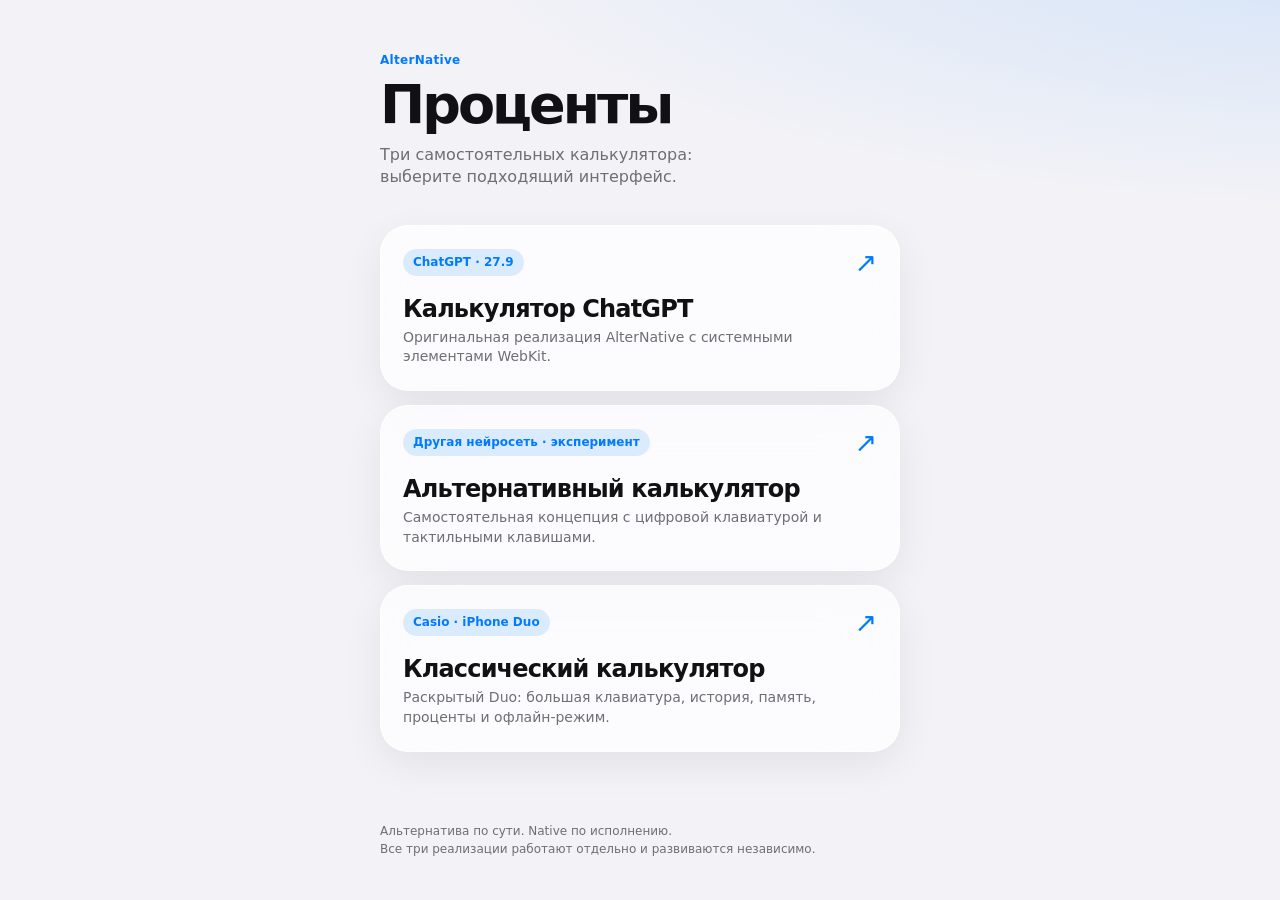
<file: index.html>
<!doctype html>
<html lang="ru">
<head>
  <meta charset="utf-8">
  <meta name="viewport" content="width=device-width, initial-scale=1, viewport-fit=cover">
  <meta name="color-scheme" content="light dark">
  <meta name="theme-color" content="#f2f2f7" media="(prefers-color-scheme: light)">
  <meta name="theme-color" content="#000000" media="(prefers-color-scheme: dark)">
  <meta name="apple-mobile-web-app-capable" content="yes">
  <meta name="apple-mobile-web-app-status-bar-style" content="black-translucent">
  <meta name="apple-mobile-web-app-title" content="Проценты">
  <meta name="description" content="Выбор реализации калькулятора процентов AlterNative.">
  <title>Калькулятор процентов · AlterNative</title>
  <link rel="manifest" href="./manifest.webmanifest">
  <link rel="apple-touch-icon" href="./apple-touch-icon.png">
  <link rel="icon" href="./icon.svg" type="image/svg+xml">
  <style>
    :root {
      color-scheme: light dark;
      --background: #f2f2f7;
      --card: rgba(255,255,255,.72);
      --title: #111114;
      --secondary: #6e6e73;
      --border: rgba(255,255,255,.64);
      --accent: #007aff;
      --shadow: 0 12px 38px rgba(0,0,0,.07);
      --safe-top: env(safe-area-inset-top, 0px);
      --safe-bottom: env(safe-area-inset-bottom, 0px);
    }
    @media (prefers-color-scheme: dark) {
      :root {
        --background: #000;
        --card: rgba(37,37,41,.68);
        --title: #f5f5f7;
        --secondary: #a1a1a6;
        --border: rgba(255,255,255,.14);
        --accent: #0a84ff;
        --shadow: 0 18px 44px rgba(0,0,0,.30);
      }
    }
    * { box-sizing: border-box; }
    html { min-height: 100%; background: var(--background); }
    body {
      margin: 0;
      min-height: 100dvh;
      color: var(--title);
      background:
        radial-gradient(75% 32% at 110% -9%, color-mix(in srgb,var(--accent) 14%,transparent), transparent),
        var(--background);
      font: 400 17px/1.4 -apple-system, BlinkMacSystemFont, system-ui, sans-serif;
      -webkit-font-smoothing: antialiased;
    }
    .shell {
      width: min(100%, 560px);
      min-height: 100dvh;
      margin: auto;
      padding: calc(var(--safe-top) + 52px) 20px calc(var(--safe-bottom) + 30px);
      display: flex;
      flex-direction: column;
    }
    .eyebrow { color: var(--accent); font-size: 12px; font-weight: 750; letter-spacing: .025em; }
    h1 {
      margin: 8px 0 12px;
      font-size: clamp(37px, 10vw, 54px);
      line-height: 1.02;
      letter-spacing: -.055em;
      font-weight: 770;
    }
    .intro { margin: 0; max-width: 37ch; color: var(--secondary); font-size: 16px; }
    .chooser { display: grid; gap: 14px; margin-top: 36px; }
    .choice {
      position: relative;
      display: block;
      min-height: 156px;
      padding: 23px 22px;
      border: .5px solid var(--border);
      border-radius: 28px;
      background: var(--card);
      color: inherit;
      text-decoration: none;
      box-shadow: var(--shadow), inset 0 1px 0 rgba(255,255,255,.09);
      -webkit-backdrop-filter: blur(34px) saturate(1.7);
      backdrop-filter: blur(34px) saturate(1.7);
      transition: transform .15s ease, background-color .15s ease;
      -webkit-tap-highlight-color: transparent;
    }
    .choice:active { transform: scale(.985); }
    .choice:focus-visible { outline: 3px solid var(--accent); outline-offset: 3px; }
    .choice-top { display: flex; justify-content: space-between; align-items: center; gap: 12px; }
    .tag {
      display: inline-block;
      padding: 5px 10px;
      border-radius: 999px;
      background: color-mix(in srgb,var(--accent) 13%,transparent);
      color: var(--accent);
      font-size: 12px;
      font-weight: 700;
    }
    .arrow { color: var(--accent); font-size: 27px; line-height: 1; }
    h2 { margin: 20px 0 5px; font-size: 24px; letter-spacing: -.035em; line-height: 1.13; }
    .description { margin: 0; color: var(--secondary); font-size: 14px; }
    .footnote { margin-top: auto; padding-top: 28px; color: var(--secondary); font-size: 12px; line-height: 1.5; }
    @media (prefers-reduced-transparency: reduce) { .choice { background: var(--background); backdrop-filter: none; -webkit-backdrop-filter: none; } }
    @media (prefers-reduced-motion: reduce) { .choice { transition: none; } }
  </style>
</head>
<body>
  <main class="shell">
    <div class="eyebrow">AlterNative</div>
    <h1>Проценты</h1>
    <p class="intro">Три самостоятельных калькулятора: выберите подходящий интерфейс.</p>
    <nav class="chooser" aria-label="Выбор калькулятора">
      <a class="choice" href="./chatgpt/">
        <div class="choice-top"><span class="tag">ChatGPT · 27.9</span><span class="arrow" aria-hidden="true">↗</span></div>
        <h2>Калькулятор ChatGPT</h2>
        <p class="description">Оригинальная реализация AlterNative с системными элементами WebKit.</p>
      </a>
      <a class="choice" href="./other-ai/">
        <div class="choice-top"><span class="tag">Другая нейросеть · эксперимент</span><span class="arrow" aria-hidden="true">↗</span></div>
        <h2>Альтернативный калькулятор</h2>
        <p class="description">Самостоятельная концепция с цифровой клавиатурой и тактильными клавишами.</p>
      </a>
      <a class="choice" href="./casio/">
        <div class="choice-top"><span class="tag">Casio · iPhone Duo</span><span class="arrow" aria-hidden="true">↗</span></div>
        <h2>Классический калькулятор</h2>
        <p class="description">Раскрытый Duo: большая клавиатура, история, память, проценты и офлайн-режим.</p>
      </a>
    </nav>
    <p class="footnote">Альтернатива по сути. Native по исполнению.<br>Все три реализации работают отдельно и развиваются независимо.</p>
  </main>
  <script>
    if ('serviceWorker' in navigator) {
      window.addEventListener('load', () => navigator.serviceWorker.register('./sw.js').catch(() => {}), {once:true});
    }
  </script>
</body>
</html>
</file>
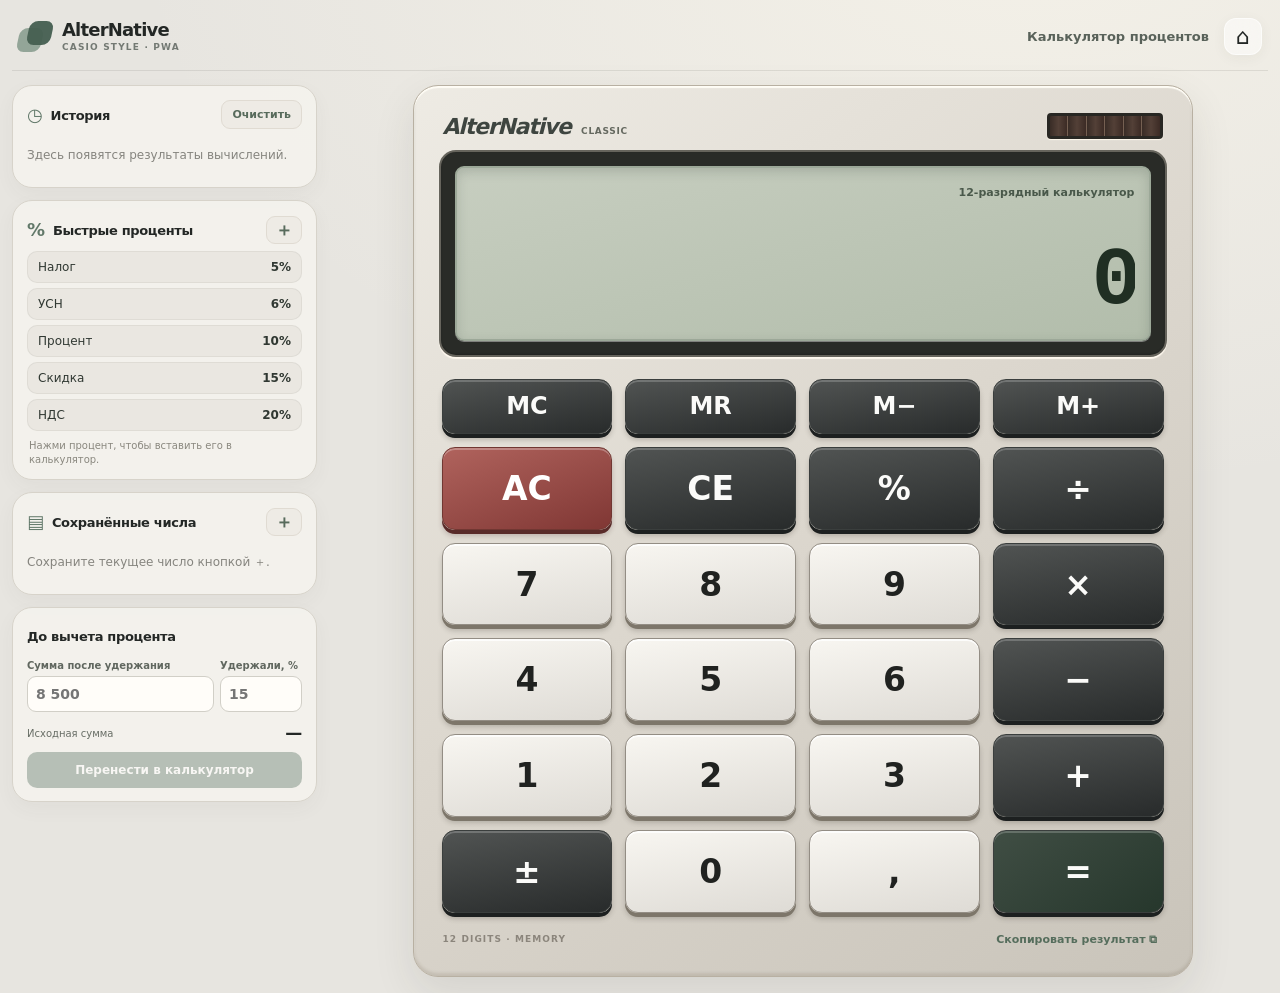
<file: casio/index.html>
<!doctype html>
<html lang="ru">
<head>
  <meta charset="utf-8">
  <meta name="viewport" content="width=device-width,initial-scale=1,viewport-fit=cover">
  <meta name="theme-color" content="#e8e3d9" media="(prefers-color-scheme: light)">
  <meta name="theme-color" content="#252724" media="(prefers-color-scheme: dark)">
  <meta name="description" content="AlterNative Casio — классический калькулятор процентов для раскрытого iPhone Duo.">
  <meta name="apple-mobile-web-app-capable" content="yes">
  <meta name="apple-mobile-web-app-status-bar-style" content="black-translucent">
  <meta name="apple-mobile-web-app-title" content="AlterNative Casio">
  <meta name="format-detection" content="telephone=no">
  <title>AlterNative Casio — Проценты</title>
  <link rel="icon" type="image/svg+xml" href="./icon.svg">
  <link rel="apple-touch-icon" href="./apple-touch-icon.png">
  <link rel="manifest" href="./manifest.webmanifest">
  <link rel="stylesheet" href="./style.css">
  <script src="./app.js" defer></script>
</head>
<body>
<div class="app-shell">
  <header class="topbar">
    <div class="brand"><span class="brand-icon" aria-hidden="true"><i></i><i></i></span><div><strong>AlterNative</strong><small>CASIO STYLE · PWA</small></div></div>
    <div class="topbar-right">
      <span class="topbar-title">Калькулятор процентов</span>
      <button class="history-toggle glass-button" id="historyToggle" type="button" aria-label="Открыть историю">История <span aria-hidden="true">☷</span></button>
      <a class="home-link glass-button" href="../" aria-label="Все калькуляторы">⌂</a>
    </div>
  </header>

  <main class="workspace">
    <aside class="sidebar" aria-label="Дополнительные инструменты">
      <section class="side-panel history-panel" aria-labelledby="historyHeading">
        <div class="panel-heading"><h2 id="historyHeading"><span aria-hidden="true">◷</span> История</h2><button type="button" class="small-action" id="historyClear">Очистить</button></div>
        <div class="history-list" id="historyList"><p class="empty-state">Здесь появятся результаты вычислений.</p></div>
      </section>
      <section class="side-panel presets-panel" aria-labelledby="presetsHeading">
        <div class="panel-heading"><h2 id="presetsHeading"><span aria-hidden="true">%</span> Быстрые проценты</h2><button type="button" class="small-action icon-action" id="presetAdd" aria-label="Добавить процент">＋</button></div>
        <div class="preset-list" id="presetList"></div>
        <p class="panel-help">Нажми процент, чтобы вставить его в калькулятор.</p>
      </section>
      <section class="side-panel values-panel" aria-labelledby="valuesHeading">
        <div class="panel-heading"><h2 id="valuesHeading"><span aria-hidden="true">▤</span> Сохранённые числа</h2><button type="button" class="small-action icon-action" id="valueSave" aria-label="Сохранить число">＋</button></div>
        <div id="valuesList" class="values-list"></div>
      </section>
      <section class="side-panel reverse-panel" aria-labelledby="reverseHeading">
        <div class="panel-heading"><h2 id="reverseHeading">До вычета процента</h2></div>
        <div class="reverse-fields">
          <label>Сумма после удержания<input inputmode="decimal" id="reverseAmount" type="text" placeholder="8 500" autocomplete="off"></label>
          <label>Удержали, %<input inputmode="decimal" id="reverseRate" type="text" placeholder="15" autocomplete="off"></label>
        </div>
        <div class="reverse-result"><span>Исходная сумма</span><strong id="reverseOutput">—</strong></div>
        <button class="reverse-apply" id="reverseApply" type="button" disabled>Перенести в калькулятор</button>
      </section>
    </aside>

    <section class="calculator" aria-label="Классический калькулятор">
      <div class="machine">
        <div class="machine-top"><span class="machine-brand">AlterNative <small>classic</small></span><div class="solar-strip" aria-hidden="true"><i></i><i></i><i></i><i></i><i></i><i></i></div></div>
        <div class="lcd-bezel">
          <div class="lcd">
            <div class="lcd-meta"><span class="memory-indicator" id="memoryIndicator" aria-label="Есть значение в памяти">M</span><span id="lcdOperation" class="operation-label">Готов к вычислениям</span></div>
            <output class="lcd-number" id="display" aria-live="polite" aria-atomic="true">0</output>
          </div>
        </div>
        <div class="memory-keys" aria-label="Память">
          <button class="key key-memory" data-action="mc" type="button">MC</button>
          <button class="key key-memory" data-action="mr" type="button">MR</button>
          <button class="key key-memory" data-action="mminus" type="button">M−</button>
          <button class="key key-memory" data-action="mplus" type="button">M+</button>
        </div>
        <div class="keypad" aria-label="Клавиатура калькулятора">
          <button class="key key-clear" data-action="ac" type="button">AC</button>
          <button class="key key-function" data-action="ce" type="button">CE</button>
          <button class="key key-function" data-action="percent" type="button">%</button>
          <button class="key key-operator" data-action="operator" data-value="/" type="button">÷</button>
          <button class="key key-number" data-action="digit" data-value="7" type="button">7</button>
          <button class="key key-number" data-action="digit" data-value="8" type="button">8</button>
          <button class="key key-number" data-action="digit" data-value="9" type="button">9</button>
          <button class="key key-operator" data-action="operator" data-value="*" type="button">×</button>
          <button class="key key-number" data-action="digit" data-value="4" type="button">4</button>
          <button class="key key-number" data-action="digit" data-value="5" type="button">5</button>
          <button class="key key-number" data-action="digit" data-value="6" type="button">6</button>
          <button class="key key-operator" data-action="operator" data-value="-" type="button">−</button>
          <button class="key key-number" data-action="digit" data-value="1" type="button">1</button>
          <button class="key key-number" data-action="digit" data-value="2" type="button">2</button>
          <button class="key key-number" data-action="digit" data-value="3" type="button">3</button>
          <button class="key key-operator" data-action="operator" data-value="+" type="button">+</button>
          <button class="key key-function" data-action="sign" type="button">±</button>
          <button class="key key-number" data-action="digit" data-value="0" type="button">0</button>
          <button class="key key-number" data-action="decimal" type="button">,</button>
          <button class="key key-equals" data-action="equals" type="button">=</button>
        </div>
        <div class="machine-foot"><span>12 DIGITS · MEMORY</span><button id="copyResult" class="copy-result" type="button">Скопировать результат ⧉</button></div>
      </div>
    </section>
  </main>
</div>
<dialog id="historyDialog" class="app-dialog">
  <div class="dialog-heading"><h2>История вычислений</h2><button class="close-dialog" type="button" data-close-dialog aria-label="Закрыть">✕</button></div>
  <div id="historyListMobile" class="history-list"></div>
  <button class="dialog-secondary" type="button" id="historyClearMobile">Очистить историю</button>
</dialog>
<dialog id="presetDialog" class="app-dialog">
  <form id="presetForm">
    <div class="dialog-heading"><h2>Сохранить процент</h2><button class="close-dialog" type="button" data-close-dialog aria-label="Закрыть">✕</button></div>
    <label class="dialog-label">Название<input id="presetName" maxlength="32" required placeholder="Например, НДС"></label>
    <label class="dialog-label">Процент<input id="presetRate" required inputmode="decimal" type="text" placeholder="20"></label>
    <button class="dialog-primary" type="submit">Сохранить</button>
  </form>
</dialog>
<div role="status" aria-live="polite" id="toast" class="toast"></div>
</body>
</html>
</file>
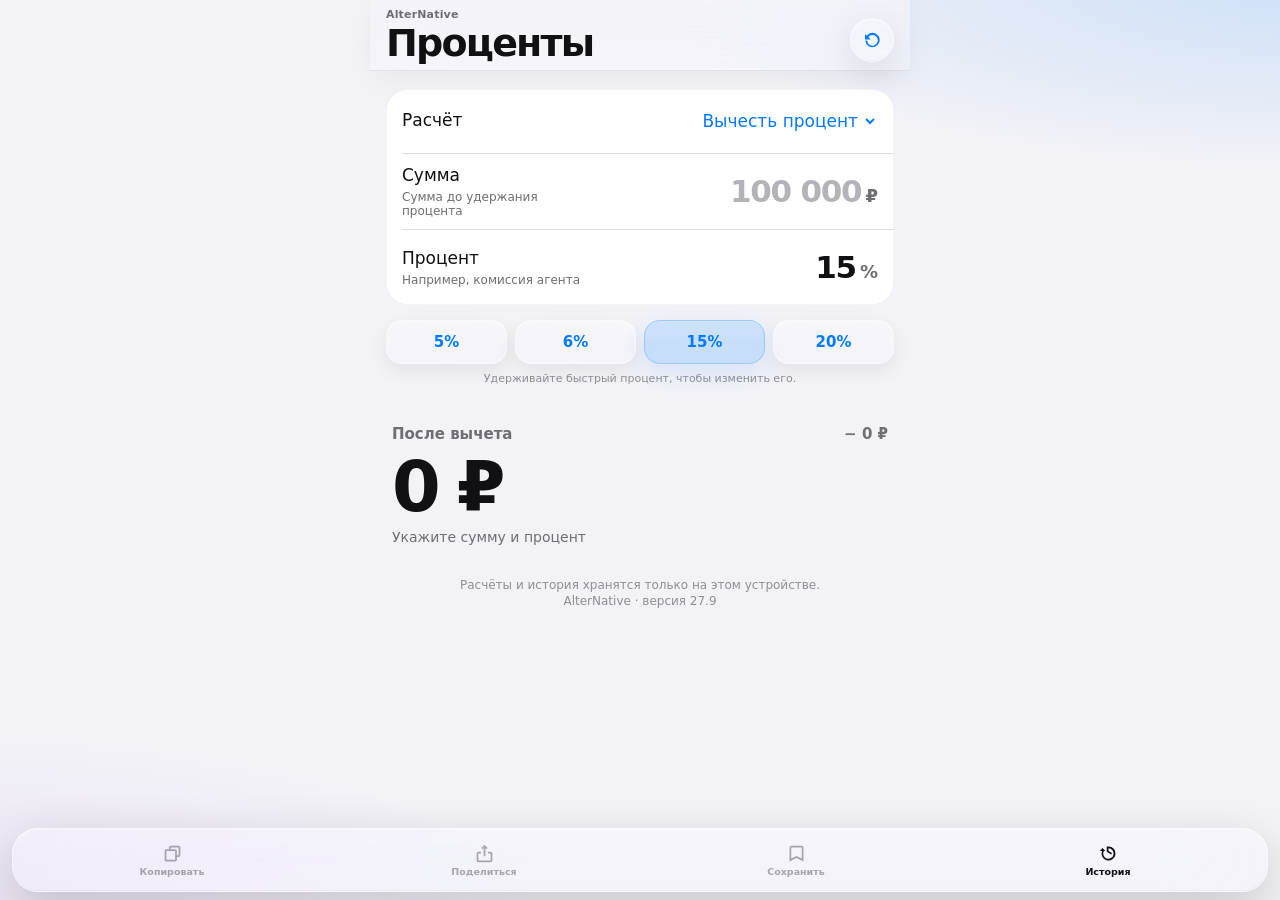
<file: chatgpt/index.html>
<!doctype html>
<html lang="ru" class="app-loading">
<head>
  <meta charset="utf-8">
  <meta name="viewport" content="width=device-width, initial-scale=1, viewport-fit=cover">
  <meta name="theme-color" content="#f2f2f7" media="(prefers-color-scheme: light)">
  <meta name="theme-color" content="#000000" media="(prefers-color-scheme: dark)">
  <meta name="color-scheme" content="light dark">
  <meta name="format-detection" content="telephone=no">
  <meta name="apple-mobile-web-app-capable" content="yes">
  <meta name="apple-mobile-web-app-status-bar-style" content="black-translucent">
  <meta name="apple-mobile-web-app-title" content="Проценты">
  <meta name="description" content="AlterNative — калькулятор процентов для iPhone на WebKit.">

  <title>Проценты · AlterNative</title>
  <link rel="manifest" href="./manifest.webmanifest">
  <link rel="apple-touch-icon" sizes="180x180" href="./apple-touch-icon.png">
  <link rel="icon" href="./icon.svg" type="image/svg+xml">
  <link rel="stylesheet" href="./style.css">
  <link rel="stylesheet" href="./enhancements.css">
</head>
<body>
  <div class="app-shell">
    <header class="navigation-bar glass-bar">
      <div class="navigation-title">
        <span class="eyebrow">AlterNative</span>
        <h1>Проценты</h1>
      </div>

      <button class="glass-control icon-button" id="resetButton" type="button" aria-label="Сбросить расчёт">
        <svg viewBox="0 0 24 24" aria-hidden="true"><path d="M5.4 7.7A8.2 8.2 0 1 1 3.8 13h2.1a6.1 6.1 0 1 0 1.3-3.8L9.8 12H3.5V5.7l1.9 2Z"/></svg>
      </button>
    </header>

    <main class="content">
      <section class="form-group" aria-label="Параметры расчёта">
        <div class="form-row mode-row">
          <label for="modeSelect">Расчёт</label>
          <select id="modeSelect" class="mode-select" aria-label="Режим расчёта">
            <option value="subtract">Вычесть процент</option>
            <option value="add">Добавить процент</option>
            <option value="reverse">Найти сумму до вычета</option>
          </select>
        </div>

        <label class="form-row input-row" for="amountInput">
          <span class="row-copy">
            <span class="row-title" id="amountLabel">Сумма</span>
            <span class="row-detail" id="amountHint">Сумма до удержания процента</span>
          </span>
          <span class="value-editor">
            <input id="amountInput" type="text" inputmode="decimal" autocomplete="off" autocapitalize="off" spellcheck="false" enterkeyhint="next" placeholder="100 000" aria-describedby="amountHint">
            <span class="value-suffix" aria-hidden="true">₽</span>
          </span>
        </label>

        <label class="form-row input-row" for="percentInput">
          <span class="row-copy">
            <span class="row-title">Процент</span>
            <span class="row-detail" id="percentHint">Например, комиссия агента</span>
          </span>
          <span class="value-editor percent-editor">
            <input id="percentInput" type="text" inputmode="decimal" autocomplete="off" autocapitalize="off" spellcheck="false" enterkeyhint="done" placeholder="15" aria-describedby="percentHint">
            <span class="value-suffix" aria-hidden="true">%</span>
          </span>
        </label>
      </section>

      <div class="quick-percent" role="group" aria-label="Быстрый выбор процента">
        <button class="glass-control quick-button" type="button" data-preset-index="0">5%</button>
        <button class="glass-control quick-button" type="button" data-preset-index="1">6%</button>
        <button class="glass-control quick-button" type="button" data-preset-index="2">15%</button>
        <button class="glass-control quick-button" type="button" data-preset-index="3">20%</button>
      </div>
      <p class="quick-hint">Удерживайте быстрый процент, чтобы изменить его.</p>

      <section class="result-section" aria-live="polite" aria-atomic="true">
        <div class="result-heading">
          <span id="resultLabel">После вычета</span>
          <span class="delta" id="resultBadge">− 0 ₽</span>
        </div>
        <button id="resultCopyButton" class="result-copy-button" type="button" disabled aria-label="Скопировать результат">
          <output id="resultValue" class="result-value">0 ₽</output>
        </button>
        <p id="resultCaption" class="result-caption">Укажите сумму и процент</p>
      </section>

      <p class="privacy-note">
        Расчёты и история хранятся только на этом устройстве.<br>
        <span id="appVersion">AlterNative · версия …</span>
      </p>
    </main>

    <div class="update-banner glass-bar" id="updateBanner" hidden role="status" aria-live="polite">
      <span>Доступно обновление</span>
      <button id="updateButton" type="button">Обновить</button>
    </div>

    <nav class="floating-toolbar glass-bar" aria-label="Действия с расчётом">
      <button class="toolbar-button toolbar-primary" id="copyButton" type="button" disabled>
        <svg viewBox="0 0 24 24" aria-hidden="true"><path d="M8 7V5a2 2 0 0 1 2-2h9a2 2 0 0 1 2 2v9a2 2 0 0 1-2 2h-2v3a2 2 0 0 1-2 2H5a2 2 0 0 1-2-2V9a2 2 0 0 1 2-2h3Zm2 0h5a2 2 0 0 1 2 2v5h2V5h-9v2Zm5 2H5v10h10V9Z"/></svg>
        <span>Копировать</span>
      </button>

      <button class="toolbar-button" id="shareButton" type="button" disabled>
        <svg viewBox="0 0 24 24" aria-hidden="true"><path d="M12 2 8.4 5.6l1.4 1.4 1.2-1.2V15h2V5.8L14.2 7l1.4-1.4L12 2ZM5 10a2 2 0 0 0-2 2v8a2 2 0 0 0 2 2h14a2 2 0 0 0 2-2v-8a2 2 0 0 0-2-2h-3v2h3v8H5v-8h3v-2H5Z"/></svg>
        <span>Поделиться</span>
      </button>

      <button class="toolbar-button" id="saveButton" type="button" disabled>
        <svg viewBox="0 0 24 24" aria-hidden="true"><path d="M6 3h12a2 2 0 0 1 2 2v16l-8-4-8 4V5a2 2 0 0 1 2-2Zm0 2v12.8l6-3 6 3V5H6Z"/></svg>
        <span>Сохранить</span>
      </button>

      <button class="toolbar-button" id="historyButton" type="button">
        <svg viewBox="0 0 24 24" aria-hidden="true"><path d="M12 4a8 8 0 1 1-7.4 5H2l3.2-3.2L8.4 9H6.7A6 6 0 1 0 12 6v3l4 2.3-1 1.7-5-2.9V4h2Z"/></svg>
        <span>История</span>
      </button>
    </nav>
  </div>

  <dialog class="history-sheet" id="historyDialog" aria-labelledby="historyTitle">
    <div class="sheet-shell">
      <div class="sheet-grabber" aria-hidden="true"></div>
      <header class="sheet-header">
        <button class="sheet-action" id="clearHistoryButton" type="button">Очистить</button>
        <h2 id="historyTitle">История</h2>
        <button class="sheet-action" id="closeHistoryButton" type="button">Готово</button>
      </header>
      <div class="history-empty" id="historyEmpty">Сохранённых расчётов пока нет.</div>
      <div class="history-list" id="historyList"></div>
    </div>
  </dialog>

  <dialog class="preset-sheet" id="presetDialog" aria-labelledby="presetTitle">
    <div class="preset-shell">
      <div class="sheet-grabber" aria-hidden="true"></div>
      <header class="sheet-header">
        <button class="sheet-action" id="cancelPresetButton" type="button">Отмена</button>
        <h2 id="presetTitle">Быстрый процент</h2>
        <button class="sheet-action" id="savePresetButton" type="button">Сохранить</button>
      </header>
      <label class="preset-editor" for="presetInput">
        <span>Значение</span>
        <span class="preset-value-wrap">
          <input id="presetInput" type="text" inputmode="decimal" autocomplete="off" autocapitalize="off" spellcheck="false" aria-label="Процент">
          <span>%</span>
        </span>
      </label>
    </div>
  </dialog>

  <div class="toast glass-bar" id="toast" role="status" aria-live="polite" aria-atomic="true"></div>

  <script src="./version.js"></script>
  <script src="./app.js" defer></script>
</body>
</html>
</file>
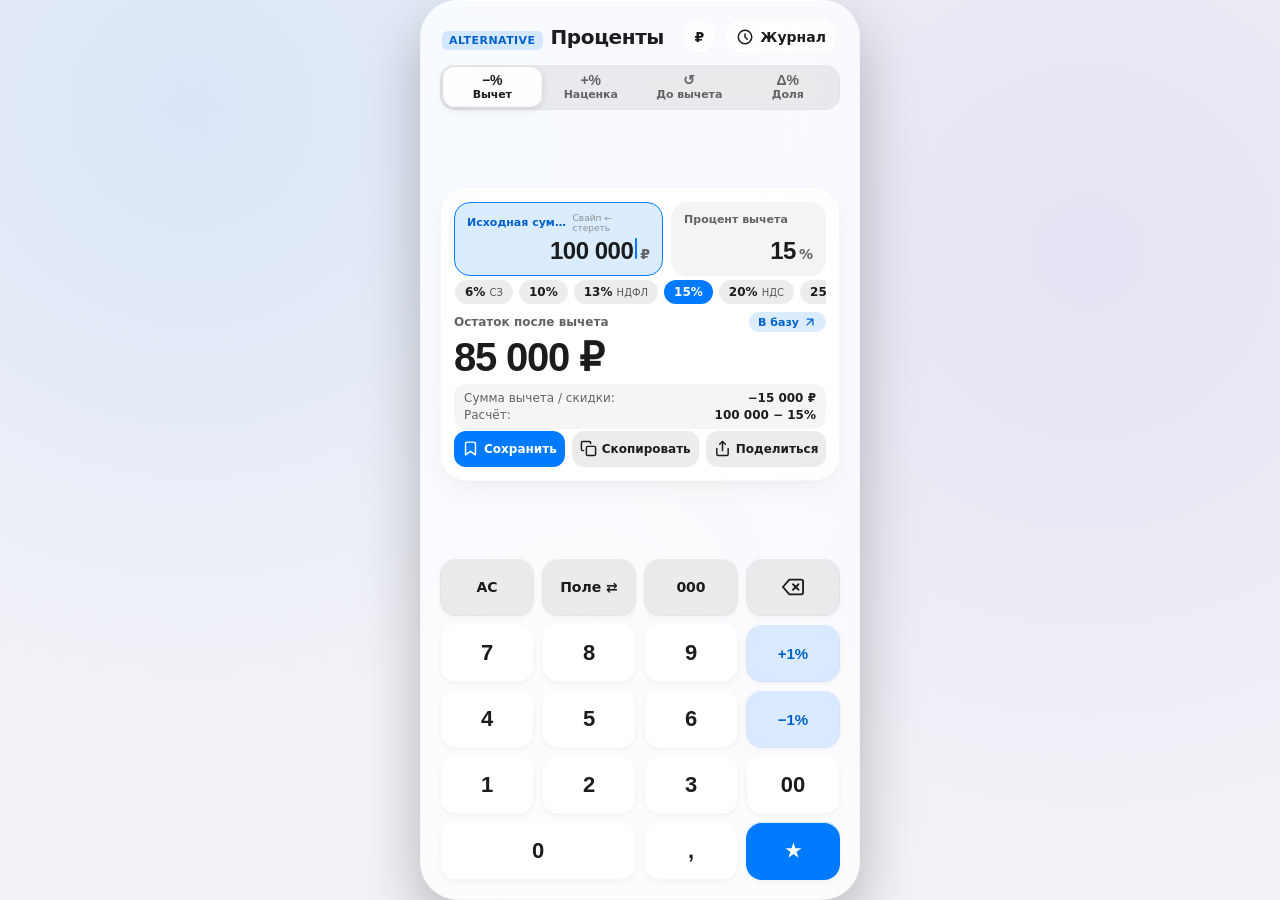
<file: other-ai/index.html>
<!DOCTYPE html>
<html lang="ru">
<head>
  <meta charset="UTF-8">
  <meta name="viewport" content="width=device-width, initial-scale=1.0, viewport-fit=cover">
  
  <!-- Настройки iOS 27 WebKit Standalone -->
  <meta name="apple-mobile-web-app-capable" content="yes">
  <meta name="mobile-web-app-capable" content="yes">
  <meta name="apple-mobile-web-app-status-bar-style" content="black-translucent">
  <meta name="apple-mobile-web-app-title" content="Проценты">
  <meta name="theme-color" content="#000000" media="(prefers-color-scheme: dark)">
  <meta name="theme-color" content="#F2F2F7" media="(prefers-color-scheme: light)">
  <meta name="format-detection" content="telephone=no">

  <title>AlterNative — Калькулятор процентов</title>
  
  <link rel="manifest" href="./manifest.json">
  <link rel="icon" type="image/svg+xml" href="./icon.svg">
  <link rel="apple-touch-icon" href="./icon.svg">
  <link rel="stylesheet" href="./styles.css">
</head>
<body>
  <!-- Баннер доступного обновления приложения -->
  <div id="update-banner" class="update-banner" hidden role="status" aria-live="polite">
    <span>Доступна новая версия приложения</span>
    <button type="button" id="btn-apply-update" class="btn-update-action">Обновить</button>
  </div>

  <!-- Основной контейнер приложения -->
  <main class="app-shell">
    
    <!-- Верхняя панель навигации -->
    <header class="top-bar">
      <div class="brand-group">
        <span class="brand-badge">AlterNative</span>
        <h1 class="app-title">Проценты</h1>
      </div>
      
      <div class="top-actions">
        <button type="button" id="btn-currency" class="glass-pill-btn" aria-label="Сменить валюту">
          <span id="currency-symbol">₽</span>
        </button>
        <button type="button" id="btn-open-history" class="glass-pill-btn history-trigger" aria-label="Открыть сохранённые расчёты">
          <svg width="18" height="18" viewBox="0 0 24 24" fill="none" stroke="currentColor" stroke-width="2" stroke-linecap="round" stroke-linejoin="round" aria-hidden="true">
            <path d="M12 8v4l3 3"></path>
            <circle cx="12" cy="12" r="9"></circle>
          </svg>
          <span>Журнал</span>
          <span id="history-count" class="badge-counter" hidden>0</span>
        </button>
      </div>
    </header>

    <!-- Сегментированный переключатель режимов (Liquid Glass Segmented Control) -->
    <nav class="mode-selector" role="tablist" aria-label="Режим расчёта">
      <div class="segment-indicator" id="segment-indicator"></div>
      <button type="button" role="tab" aria-selected="true" data-mode="subtract" class="mode-tab active">
        <span class="mode-icon">−%</span>
        <span class="mode-name">Вычет</span>
      </button>
      <button type="button" role="tab" aria-selected="false" data-mode="add" class="mode-tab">
        <span class="mode-icon">+%</span>
        <span class="mode-name">Наценка</span>
      </button>
      <button type="button" role="tab" aria-selected="false" data-mode="reverse" class="mode-tab">
        <span class="mode-icon">↺</span>
        <span class="mode-name">До вычета</span>
      </button>
      <button type="button" role="tab" aria-selected="false" data-mode="compare" class="mode-tab">
        <span class="mode-icon">Δ%</span>
        <span class="mode-name">Доля</span>
      </button>
    </nav>

    <!-- Рабочая область: Карточка живого расчёта -->
    <section class="workspace">
      <div class="glass-card calculation-card">
        
        <!-- Секция вводимых параметров -->
        <div class="inputs-grid">
          <!-- Поле 1: Основная сумма -->
          <div class="input-field-box active" id="field-amount" data-field="amount" role="button" tabindex="0" aria-label="Поле ввода суммы">
            <div class="field-header">
              <span class="field-label" id="label-amount">Исходная сумма</span>
              <span class="field-hint">Свайп ← стереть</span>
            </div>
            <div class="field-value-wrap">
              <span class="field-value" id="display-amount">100 000</span>
              <span class="field-unit" id="unit-amount">₽</span>
            </div>
          </div>

          <!-- Поле 2: Процент (или Вторая сумма в режиме Доли) -->
          <div class="input-field-box" id="field-percent" data-field="percent" role="button" tabindex="0" aria-label="Поле ввода процента">
            <div class="field-header">
              <span class="field-label" id="label-percent">Вычитаемый процент</span>
            </div>
            <div class="field-value-wrap">
              <span class="field-value" id="display-percent">15</span>
              <span class="field-unit" id="unit-percent">%</span>
            </div>
          </div>
        </div>

        <!-- Лента быстрых пресетов процентов -->
        <div class="presets-bar" id="presets-bar" aria-label="Быстрый выбор процента">
          <button type="button" class="preset-chip" data-percent="6">6% <small>СЗ</small></button>
          <button type="button" class="preset-chip" data-percent="10">10%</button>
          <button type="button" class="preset-chip" data-percent="13">13% <small>НДФЛ</small></button>
          <button type="button" class="preset-chip active" data-percent="15">15%</button>
          <button type="button" class="preset-chip" data-percent="20">20% <small>НДС</small></button>
          <button type="button" class="preset-chip" data-percent="25">25%</button>
          <button type="button" class="preset-chip" data-percent="50">50%</button>
        </div>

        <hr class="glass-divider">

        <!-- Секция главного результата -->
        <div class="result-section">
          <div class="result-header">
            <span class="result-label" id="label-result">Сумма после вычета</span>
            <button type="button" id="btn-chain-result" class="chain-btn" title="Перенести результат в исходную сумму для следующего расчёта">
              <span>В базу</span>
              <svg width="14" height="14" viewBox="0 0 24 24" fill="none" stroke="currentColor" stroke-width="2.2" stroke-linecap="round" stroke-linejoin="round"><path d="M7 17l9.2-9.2M17 17V7H7"/></svg>
            </button>
          </div>

          <div class="result-main-readout" id="result-readout-container">
            <output id="display-result" class="result-number" aria-live="polite">85 000 ₽</output>
          </div>

          <!-- Анатомия расчёта (формула и дельта) -->
          <div class="breakdown-row" id="breakdown-row">
            <div class="breakdown-item">
              <span class="breakdown-key" id="breakdown-key-1">Величина скидки / налога:</span>
              <span class="breakdown-val" id="breakdown-val-1">−15 000 ₽</span>
            </div>
            <div class="breakdown-item" id="breakdown-item-2">
              <span class="breakdown-key" id="breakdown-key-2">Формула:</span>
              <span class="breakdown-val" id="breakdown-val-2">100 000 × (1 − 0,15)</span>
            </div>
          </div>
        </div>

        <!-- Панель быстрых действий с результатом -->
        <div class="card-actions">
          <button type="button" id="btn-save-calc" class="action-btn primary-action">
            <svg width="17" height="17" viewBox="0 0 24 24" fill="none" stroke="currentColor" stroke-width="2.1" stroke-linecap="round" stroke-linejoin="round"><path d="M19 21l-7-5-7 5V5a2 2 0 0 1 2-2h10a2 2 0 0 1 2 2z"></path></svg>
            <span>Сохранить</span>
          </button>
          <button type="button" id="btn-copy-calc" class="action-btn">
            <svg width="17" height="17" viewBox="0 0 24 24" fill="none" stroke="currentColor" stroke-width="2.1" stroke-linecap="round" stroke-linejoin="round"><rect x="9" y="9" width="13" height="13" rx="2" ry="2"></rect><path d="M5 15H4a2 2 0 0 1-2-2V4a2 2 0 0 1 2-2h9a2 2 0 0 1 2 2v1"></path></svg>
            <span>Скопировать</span>
          </button>
          <button type="button" id="btn-share-calc" class="action-btn" aria-label="Поделиться расчётом">
            <svg width="17" height="17" viewBox="0 0 24 24" fill="none" stroke="currentColor" stroke-width="2.1" stroke-linecap="round" stroke-linejoin="round"><path d="M4 12v8a2 2 0 0 0 2 2h12a2 2 0 0 0 2-2v-8"></path><polyline points="16 6 12 2 8 6"></polyline><line x1="12" y1="2" x2="12" y2="15"></line></svg>
            <span>Поделиться</span>
          </button>
        </div>

      </div>
    </section>

    <!-- Тактильная клавиатура AlterNative Numpad -->
    <section class="numpad-section" aria-label="Цифровая клавиатура">
      <div class="numpad-grid">
        <button type="button" class="num-key util-key" data-key="clear">AC</button>
        <button type="button" class="num-key util-key" data-key="switch-field" aria-label="Переключить поле ввода">
          <span>Поле ⇄</span>
        </button>
        <button type="button" class="num-key util-key" data-key="000">000</button>
        <button type="button" class="num-key backspace-key util-key" data-key="backspace" aria-label="Удалить символ">
          <svg width="22" height="22" viewBox="0 0 24 24" fill="none" stroke="currentColor" stroke-width="2" stroke-linecap="round" stroke-linejoin="round"><path d="M21 4H8l-7 8 7 8h13a2 2 0 0 0 2-2V6a2 2 0 0 0-2-2z"></path><line x1="18" y1="9" x2="12" y2="15"></line><line x1="12" y1="9" x2="18" y2="15"></line></svg>
        </button>

        <button type="button" class="num-key" data-key="7">7</button>
        <button type="button" class="num-key" data-key="8">8</button>
        <button type="button" class="num-key" data-key="9">9</button>
        <button type="button" class="num-key step-key" data-key="step-up">+1%</button>

        <button type="button" class="num-key" data-key="4">4</button>
        <button type="button" class="num-key" data-key="5">5</button>
        <button type="button" class="num-key" data-key="6">6</button>
        <button type="button" class="num-key step-key" data-key="step-down">−1%</button>

        <button type="button" class="num-key" data-key="1">1</button>
        <button type="button" class="num-key" data-key="2">2</button>
        <button type="button" class="num-key" data-key="3">3</button>
        <button type="button" class="num-key" data-key="00">00</button>

        <button type="button" class="num-key zero-key" data-key="0">0</button>
        <button type="button" class="num-key" data-key=",">,</button>
        <button type="button" class="num-key accent-key" data-key="quick-save" aria-label="Быстрое сохранение в журнал">★</button>
      </div>
    </section>

  </main>

  <!-- Модальная шторка «Журнал сохранённых расчётов» -->
  <aside id="history-sheet" class="sheet-backdrop" hidden aria-modal="true" role="dialog" aria-labelledby="sheet-title">
    <div class="glass-sheet">
      <div class="sheet-handle-bar" id="sheet-drag-handle">
        <span class="sheet-grabber"></span>
      </div>
      
      <header class="sheet-header">
        <div>
          <h2 id="sheet-title" class="sheet-title">Журнал расчётов</h2>
          <p class="sheet-subtitle">Нажмите на запись, чтобы вернуть её в расчёт</p>
        </div>
        <div class="sheet-header-actions">
          <button type="button" id="btn-clear-history" class="text-danger-btn" hidden>Очистить</button>
          <button type="button" id="btn-close-history" class="close-circle-btn" aria-label="Закрыть журнал">✕</button>
        </div>
      </header>

      <div id="history-list" class="history-list"></div>
    </div>
  </aside>

  <!-- Всплывающее уведомление (Liquid Glass Toast) -->
  <div id="toast-container" class="toast-container" role="status" aria-live="polite"></div>

  <script src="./app.js" defer></script>
</body>
</html>
</file>
<file: casio/style.css>
:root{
  color-scheme:light;
  --canvas:#e7e5e0;--ink:#232725;--muted:#737973;--panel:#f5f2ec;--panel-stroke:#d7d3ca;
  --machine:#dcd7ce;--machine-light:#eeebe4;--machine-dark:#c9c4ba;
  --lcd:#c3cbbc;--lcd-ink:#202d27;--accent:#6c8072;
  --shadow:0 16px 42px rgba(53,48,38,.10);
  font-family:-apple-system,BlinkMacSystemFont,"SF Pro Text",system-ui,sans-serif;
  -webkit-font-smoothing:antialiased;
}
*{box-sizing:border-box}
html{min-width:0;background:var(--canvas);overflow-x:hidden}
body{margin:0;color:var(--ink);min-height:100dvh;overflow-x:hidden;background:radial-gradient(70% 60% at 80% -10%,#f4f1e8 0%,transparent 100%),var(--canvas)}
button,input{font:inherit}button{cursor:pointer;touch-action:manipulation;-webkit-tap-highlight-color:transparent}
button:focus-visible,a:focus-visible,input:focus-visible{outline:3px solid #5f8876;outline-offset:3px}
button:disabled{opacity:.42;cursor:default}
.app-shell{max-width:1420px;min-height:100dvh;margin:0 auto;padding:calc(env(safe-area-inset-top,0px) + 12px) max(12px,env(safe-area-inset-right,0px)) calc(env(safe-area-inset-bottom,0px) + 16px) max(12px,env(safe-area-inset-left,0px))}
.topbar{display:flex;align-items:center;justify-content:space-between;gap:12px;height:59px;padding:4px 6px 14px;border-bottom:1px solid rgba(75,72,67,.12)}
.brand{display:flex;align-items:center;gap:11px;min-width:0}
.brand-icon{display:block;position:relative;width:33px;height:33px;flex:none}
.brand-icon i{position:absolute;width:24px;height:24px;border-radius:8px;transform:skew(-12deg);background:#809688;left:0;top:8px;opacity:.82}
.brand-icon i+i{left:10px;top:1px;background:#455e50;opacity:.95}
.brand strong{display:block;font-size:18px;letter-spacing:-.045em;line-height:1.1}
.brand small{display:block;margin-top:3px;color:var(--muted);font-size:9px;font-weight:800;letter-spacing:.13em}
.topbar-right{display:flex;align-items:center;gap:10px}
.topbar-title{color:#59625a;font-size:13px;font-weight:600;white-space:nowrap;margin-right:5px}
.glass-button{min-height:37px;min-width:38px;border:1px solid rgba(255,255,255,.6);border-radius:12px;background:rgba(255,255,255,.50);box-shadow:0 3px 14px rgba(60,55,48,.05);-webkit-backdrop-filter:blur(14px);backdrop-filter:blur(14px);color:var(--ink);text-decoration:none;display:flex;align-items:center;justify-content:center;padding:0 11px}
.home-link{font-size:22px}
.history-toggle{display:none;gap:7px;font-size:13px;font-weight:600}
.workspace{display:grid;grid-template-columns:minmax(240px,305px) minmax(0,1fr);gap:14px;padding-top:14px;align-items:start}
.sidebar{display:flex;flex-direction:column;gap:12px;min-width:0}
.side-panel{border:1px solid var(--panel-stroke);background:rgba(247,245,240,.78);border-radius:20px;padding:13px 14px;box-shadow:0 7px 20px rgba(78,69,59,.045)}
.panel-heading{display:flex;justify-content:space-between;align-items:center;gap:8px;min-height:31px;margin-bottom:6px}
.panel-heading h2{font-size:13px;letter-spacing:-.025em;font-weight:750;margin:0;line-height:1.2}
.panel-heading h2 span{font-size:18px;color:#617869;vertical-align:-1px;margin-right:4px}
.small-action{border:1px solid #e0dbd2;border-radius:9px;background:#eeebe5;font-size:11px;color:#586b5c;padding:7px 10px;font-weight:650;white-space:nowrap}
.icon-action{font-size:18px;line-height:1;padding:4px 8px}
.history-list{min-height:38px;max-height:201px;overflow-y:auto;overscroll-behavior:contain;scrollbar-width:thin}
.history-item{width:100%;display:flex;justify-content:space-between;align-items:center;gap:10px;padding:9px 2px;border:0;border-top:1px solid rgba(102,100,93,.13);background:transparent;text-align:left;color:var(--ink)}
.history-item:active,.preset-button:active,.value-button:active{background:rgba(94,115,100,.10)}
.history-expression{color:#626961;font-size:12px;white-space:nowrap;overflow:hidden;text-overflow:ellipsis;max-width:58%}
.history-number{font-size:13px;font-weight:750;white-space:nowrap;font-variant-numeric:tabular-nums}
.empty-state{font-size:12px;color:#85847e;line-height:1.5;margin:10px 0}
.preset-list,.values-list{display:grid;gap:5px}
.preset-row,.value-row{display:flex;gap:5px;align-items:center;min-width:0}
.preset-button,.value-button{flex:1;min-width:0;text-align:left;display:flex;justify-content:space-between;gap:6px;align-items:center;border:1px solid rgba(120,117,109,.10);border-radius:10px;background:rgba(227,224,218,.58);padding:8px 10px;color:#303832;font-size:12px}
.preset-button span:first-child{white-space:nowrap;overflow:hidden;text-overflow:ellipsis}
.preset-button strong,.value-button strong{font-weight:700;white-space:nowrap;font-variant-numeric:tabular-nums}
.remove-row{flex:none;width:30px;height:31px;border:0;color:#7b776d;background:transparent;font-size:16px;border-radius:9px}
.panel-help{font-size:10px;color:#89877e;margin:8px 2px 0;line-height:1.35}
.value-tag{background:#738479;color:white;border-radius:5px;padding:3px 5px;font-size:10px;font-weight:700}
.reverse-fields{display:grid;grid-template-columns:1fr 82px;gap:6px;margin-top:8px}
.reverse-fields label,.dialog-label{display:flex;flex-direction:column;gap:5px;color:#60675f;font-size:10px;font-weight:650}
.reverse-fields input,.dialog-label input{min-width:0;width:100%;border:1px solid #d1cfc7;border-radius:9px;padding:9px 8px;color:var(--ink);background:#fffdf9;font-size:14px}
.reverse-result{display:flex;justify-content:space-between;gap:10px;align-items:center;margin-top:11px}
.reverse-result span{font-size:10px;color:#676d65}
.reverse-result strong{font-size:17px;letter-spacing:-.02em;font-variant-numeric:tabular-nums}
.reverse-apply{width:100%;margin-top:9px;border:0;border-radius:10px;background:#647c6c;color:white;padding:11px;font-size:12px;font-weight:700}
.calculator{min-width:0}
.machine{position:relative;border-radius:25px;border:1px solid #b8b0a2;background:linear-gradient(145deg,var(--machine-light),var(--machine) 48%,var(--machine-dark));padding:clamp(12px,2.4vw,23px);box-shadow:inset 0 2px 1px #fffdf6,inset 0 -3px 3px rgba(91,78,62,.15),var(--shadow);max-width:780px;margin:0 auto}
.machine-top{display:flex;justify-content:space-between;align-items:center;gap:12px;padding:2px 4px 11px}
.machine-brand{font-size:clamp(15px,2.1vw,22px);font-weight:850;letter-spacing:-.055em;font-style:italic;color:#3e4540}
.machine-brand small{font-style:normal;font-weight:600;letter-spacing:.08em;text-transform:uppercase;font-size:9px;margin-left:4px;color:#64685f}
.solar-strip{display:flex;overflow:hidden;width:116px;height:26px;flex-shrink:0;border:3px solid #282723;border-radius:4px;background:#4a3429;box-shadow:inset 0 2px 6px #181310,0 1px 1px #fff9ed}
.solar-strip i{flex:1;border-right:1px solid #756052;background:linear-gradient(90deg,#392c26,#534037,#3c2b25)}
.solar-strip i:last-child{border:0}
.lcd-bezel{background:#292b27;border:2px solid #66645c;border-radius:17px;padding:clamp(9px,1.5vw,14px);box-shadow:0 2px 1px #fff9ef,0 -1px 2px rgba(0,0,0,.2) inset}
.lcd{background:linear-gradient(165deg,#c7cec0,#b2bdab);min-height:clamp(126px,20dvh,175px);border:2px solid #9ca898;border-radius:9px;padding:13px 14px;display:flex;flex-direction:column;justify-content:space-between;overflow:hidden;box-shadow:inset 0 4px 11px rgba(35,48,39,.17),0 1px rgba(255,255,255,.4)}
.lcd-meta{display:flex;gap:10px;align-items:center;justify-content:space-between;min-height:23px;color:#49584a;font-size:12px;font-weight:700}
.memory-indicator{opacity:0;transition:opacity .15s ease}
.memory-indicator.active{opacity:1}
.operation-label{white-space:nowrap;overflow:hidden;text-overflow:ellipsis;font-size:11px;font-weight:600;max-width:83%;text-align:right}
.lcd-number{font-family:"SF Mono","Menlo","Courier New",monospace;display:block;align-self:flex-end;max-width:100%;text-align:right;color:#202f23;white-space:nowrap;overflow:hidden;text-overflow:clip;letter-spacing:-.078em;font-weight:650;line-height:1.07;font-size:clamp(42px,8.1vw,82px);font-variant-numeric:tabular-nums}
.lcd-number.small{font-size:clamp(26px,5.8vw,54px)}
.memory-keys{display:grid;grid-template-columns:repeat(4,minmax(0,1fr));gap:clamp(6px,1.1vw,13px);margin:clamp(15px,2.7vw,22px) 3px clamp(9px,1.5vw,13px)}
.keypad{display:grid;grid-template-columns:repeat(4,minmax(0,1fr));gap:clamp(6px,1.1vw,13px);margin:0 3px}
.key{position:relative;min-width:0;min-height:52px;border-radius:clamp(9px,1.3vw,13px);border:1px solid #938d84;box-shadow:0 4px 0 #7d766a,0 6px 5px rgba(50,45,36,.22),inset 0 2px 0 rgba(255,255,255,.8);background:linear-gradient(170deg,#f8f6f1 0%,#dedbd5 100%);color:#202220;font-size:clamp(23px,3.3vw,33px);font-weight:650;line-height:1;transition:transform .08s ease,box-shadow .08s ease;user-select:none;-webkit-user-select:none}
.key:active,.key.pressed{transform:translateY(3px);box-shadow:0 1px 0 #7d766a,0 2px 3px rgba(50,45,36,.19),inset 0 2px 4px rgba(0,0,0,.13)}
.key-memory{min-height:clamp(42px,6.1dvh,62px);font-size:clamp(16px,2.6vw,24px)}
.keypad .key{min-height:clamp(51px,7.4dvh,78px)}
.key-memory,.key-function,.key-operator,.key-equals{border-color:#3a3e3d;background:linear-gradient(170deg,#515453,#282b2b);color:#fbfbf9;box-shadow:0 4px 0 #1d2020,0 6px 5px rgba(50,45,36,.23),inset 0 2px 0 rgba(255,255,255,.2)}
.key-memory:active,.key-function:active,.key-operator:active,.key-equals:active{box-shadow:0 1px 0 #1d2020,0 2px 3px rgba(50,45,36,.3)}
.key-clear{background:linear-gradient(160deg,#b0635d,#803734);color:#fff;border-color:#713732;box-shadow:0 4px 0 #592b29,0 6px 5px rgba(65,29,26,.22),inset 0 2px 0 rgba(255,255,255,.27)}
.key-clear:active{box-shadow:0 1px 0 #592b29,0 2px 4px #3d2421}
.key-equals{background:linear-gradient(145deg,#404e44,#26372c)}
.machine-foot{display:flex;justify-content:space-between;align-items:center;gap:12px;margin:15px 4px 0;font-size:9px;font-weight:750;letter-spacing:.12em;color:#8b857c}
.copy-result{border:0;background:transparent;color:#556d5c;font-size:11px;font-weight:750;letter-spacing:0;padding:5px}
.app-dialog{width:min(calc(100% - 28px),420px);max-height:min(82dvh,750px);border-radius:25px;border:1px solid #ddd7cb;padding:21px;background:#f7f4ee;color:#29322b;box-shadow:0 35px 100px #14171455;overflow-y:auto}
.app-dialog::backdrop{background:#17201975;-webkit-backdrop-filter:blur(6px);backdrop-filter:blur(6px)}
.dialog-heading{display:flex;justify-content:space-between;align-items:center;gap:10px;margin-bottom:16px}
.dialog-heading h2{font-size:18px;letter-spacing:-.025em;margin:0}
.close-dialog{width:36px;height:36px;border:0;border-radius:50%;background:#e7e3db;color:#505b51}
.dialog-label{font-size:13px;margin-top:13px}
.dialog-label input{font-size:16px;padding:12px}
.dialog-primary,.dialog-secondary{width:100%;margin-top:18px;border:0;border-radius:13px;background:#516c5b;color:#fff;font-size:15px;padding:14px;font-weight:700}
.dialog-secondary{background:#ebe3dd;color:#704d47}
.app-dialog .history-list{max-height:55dvh}
.toast{position:fixed;bottom:calc(env(safe-area-inset-bottom,0px) + 20px);left:50%;transform:translate(-50%,10px);z-index:5;background:#2e4033;color:white;border-radius:100px;padding:10px 19px;font-size:13px;opacity:0;pointer-events:none;transition:opacity .2s,transform .2s;white-space:nowrap}
.toast.visible{opacity:1;transform:translate(-50%,0)}
@media(min-width:600px){.machine{min-height:0}}
@media(min-width:980px){.workspace{grid-template-columns:305px minmax(0,1fr);gap:20px}.machine{padding:25px}.keypad .key{min-height:clamp(61px,9.2dvh,89px)}}
@media(max-width:599px){
  .app-shell{padding:calc(env(safe-area-inset-top,0px) + 8px) max(11px,env(safe-area-inset-right,0px)) calc(env(safe-area-inset-bottom,0px) + 16px) max(11px,env(safe-area-inset-left,0px))}
  .topbar{height:52px;padding-bottom:9px}
  .brand strong{font-size:16px}.brand small{font-size:8px}
  .topbar-title{display:none}.history-toggle{display:flex}
  .workspace{display:block;padding-top:11px}.sidebar{display:none}
  .machine{padding:13px;border-radius:21px}
  .machine-top{padding-bottom:10px}
  .lcd{min-height:clamp(116px,19dvh,160px)}
  .lcd-number{font-size:clamp(35px,10.5vw,60px)}
  .lcd-number.small{font-size:clamp(24px,7vw,44px)}
  .keypad .key{min-height:clamp(49px,7.5dvh,70px)}
  .memory-keys{margin:15px 2px 12px}
  .machine-foot{margin-top:15px}
}
@media(max-height:650px){
  .app-shell{padding-top:calc(env(safe-area-inset-top,0px) + 2px)}
  .topbar{height:44px}
  .workspace{padding-top:8px}
  .machine{padding:11px}
  .machine-top{padding-bottom:7px}
  .lcd{min-height:95px}
  .memory-keys{margin:10px 2px 8px}
  .memory-keys .key{min-height:35px}
  .keypad .key{min-height:43px}
  .machine-foot{margin-top:8px}
}
@media(prefers-reduced-motion:reduce){*,*::before,*::after{scroll-behavior:auto!important;transition:none!important;animation:none!important}}
@media(prefers-contrast:more){.key{border-width:2px}.lcd{border-color:#354f3b}.side-panel{border-color:#71766d}}
@media(prefers-color-scheme:dark){
  :root{--canvas:#222623;--ink:#f2f3ee;--muted:#b6bcb3;--panel:#343a34;--panel-stroke:#4d554e;--shadow:0 15px 45px #0005}
  body{background:radial-gradient(70% 60% at 80% -10%,#333c34 0%,transparent 100%),var(--canvas)}
  .topbar{border-bottom-color:#ffffff18}.topbar-title{color:#c8cfc6}
  .glass-button{background:#56645655;border-color:#ffffff20}
  .side-panel{background:#323830}.panel-heading h2 span{color:#a7c5ae}
  .small-action{background:#40463e;border-color:#666e63;color:#dee5d8}
  .history-expression,.reverse-result span,.reverse-fields label,.dialog-label{color:#b2bdb1}
  .preset-button,.value-button{background:#424a41;color:#f0f4eb;border-color:#596359}
  .panel-help,.empty-state{color:#b8bdb4}
  .remove-row{color:#c5cabb}
  .reverse-fields input{background:#232922;color:#fff;border-color:#5c685a}
  .reverse-result strong{color:#e6f6e9}
  .app-dialog{background:#343b35;border-color:#59665a;color:#fff}
  .dialog-label input{background:#222a24;color:#fff;border-color:#647265}
  .close-dialog{background:#526053;color:#fff}
  .dialog-secondary{background:#4c4843;color:#f4dbda}
}

/* Opened foldable layouts: show the history panel from 600 CSS px. */
@media(min-width:600px) and (max-width:800px){
 .workspace{grid-template-columns:minmax(184px,31%) minmax(0,1fr);gap:10px}
 .side-panel{padding:10px;border-radius:15px}
 .topbar-title{display:none}
 .machine{padding:11px}
 .keypad,.memory-keys{gap:7px}
 .machine-brand{font-size:17px}
 .solar-strip{width:82px}
 .lcd-number{font-size:clamp(36px,6.5vw,54px)}
 .keypad .key{font-size:clamp(24px,3.3vw,32px)}
 .key-memory{font-size:16px}
 .reverse-fields{grid-template-columns:1fr}
}
</file>
<file: chatgpt/style.css>
:root {
  color-scheme: light dark;
  --page-bg: #f2f2f7;
  --group-bg: #ffffff;
  --label: #111114;
  --secondary-label: #6e6e73;
  --tertiary-label: #8e8e93;
  --separator: rgba(60, 60, 67, 0.18);
  --accent: #007aff;
  --danger: #ff3b30;
  --ambient-a: rgba(0, 122, 255, 0.16);
  --ambient-b: rgba(175, 82, 222, 0.10);
  --glass: rgba(248, 248, 252, 0.42);
  --glass-strong: rgba(255, 255, 255, 0.60);
  --glass-border: rgba(255, 255, 255, 0.50);
  --glass-hairline: rgba(255, 255, 255, 0.30);
  --glass-shadow: 0 12px 34px rgba(0, 0, 0, 0.10);
  --safe-top: env(safe-area-inset-top, 0px);
  --safe-right: env(safe-area-inset-right, 0px);
  --safe-bottom: env(safe-area-inset-bottom, 0px);
  --safe-left: env(safe-area-inset-left, 0px);
  --keyboard-offset: 0px;
  --viewport-height: 100dvh;
  font-family: -apple-system, BlinkMacSystemFont, system-ui, sans-serif;
}

@media (prefers-color-scheme: dark) {
  :root {
    --page-bg: #000000;
    --group-bg: #1c1c1e;
    --label: #f5f5f7;
    --secondary-label: #aeaeb2;
    --tertiary-label: #8e8e93;
    --separator: rgba(84, 84, 88, 0.62);
    --accent: #0a84ff;
    --ambient-a: rgba(10, 132, 255, 0.22);
    --ambient-b: rgba(191, 90, 242, 0.12);
    --glass: rgba(38, 38, 42, 0.34);
    --glass-strong: rgba(52, 52, 56, 0.52);
    --glass-border: rgba(255, 255, 255, 0.15);
    --glass-hairline: rgba(255, 255, 255, 0.09);
    --glass-shadow: 0 16px 42px rgba(0, 0, 0, 0.28);
  }
}

* {
  box-sizing: border-box;
  -webkit-tap-highlight-color: transparent;
}

html {
  min-height: 100%;
  background: var(--page-bg);
  -webkit-text-size-adjust: 100%;
  text-size-adjust: 100%;
}

body {
  margin: 0;
  min-width: 320px;
  min-height: 100%;
  overflow-x: hidden;
  background:
    radial-gradient(72% 30% at 104% -3%, var(--ambient-a), transparent 72%),
    radial-gradient(68% 28% at -8% 102%, var(--ambient-b), transparent 74%),
    var(--page-bg);
  background-attachment: fixed;
  color: var(--label);
  font: 400 17px/1.35 -apple-system, BlinkMacSystemFont, system-ui, sans-serif;
  -webkit-font-smoothing: antialiased;
  text-rendering: optimizeLegibility;
  overscroll-behavior-y: none;
}

button,
input,
select {
  font: inherit;
}

button,
select {
  color: inherit;
}

button {
  border: 0;
}

svg {
  display: block;
  width: 1.2em;
  height: 1.2em;
  fill: currentColor;
}

button:focus-visible,
input:focus-visible,
select:focus-visible {
  outline: 3px solid color-mix(in srgb, var(--accent) 58%, transparent);
  outline-offset: 2px;
}

button:disabled {
  opacity: 0.34;
}

.app-shell {
  width: min(100%, 540px);
  min-height: var(--viewport-height);
  margin: 0 auto;
  padding: 0 calc(var(--safe-right) + 16px)
    calc(var(--safe-bottom) + 104px)
    calc(var(--safe-left) + 16px);
}

.navigation-bar {
  position: sticky;
  z-index: 30;
  top: 0;
  min-height: calc(var(--safe-top) + 68px);
  margin: 0 -16px;
  padding: calc(var(--safe-top) + 8px) 16px 8px;
  display: flex;
  align-items: flex-end;
  justify-content: space-between;
  gap: 16px;
}

.navigation-title {
  min-width: 0;
}

.eyebrow {
  display: block;
  margin-bottom: 1px;
  color: var(--secondary-label);
  font-size: 11px;
  font-weight: 600;
  letter-spacing: 0.015em;
}

.navigation-title h1 {
  margin: 0;
  font-size: clamp(32px, 8.2vw, 38px);
  line-height: 1;
  font-weight: 760;
  letter-spacing: -0.047em;
}

.glass-bar,
.glass-control {
  background:
    linear-gradient(180deg, color-mix(in srgb, var(--glass-strong) 42%, transparent), transparent 56%),
    var(--glass);
  border: 0.5px solid var(--glass-border);
  box-shadow:
    var(--glass-shadow),
    inset 0 1px 0 var(--glass-hairline),
    inset 0 -0.5px 0 rgba(0, 0, 0, 0.08);
  backdrop-filter: blur(38px) saturate(1.85);
  -webkit-backdrop-filter: blur(38px) saturate(1.85);
}

.navigation-bar.glass-bar {
  border-width: 0 0 0.5px;
  border-color: color-mix(in srgb, var(--separator) 52%, transparent);
  border-radius: 0;
  box-shadow: 0 9px 30px rgba(0, 0, 0, 0.045);
  background:
    linear-gradient(180deg, color-mix(in srgb, var(--page-bg) 64%, transparent), transparent),
    color-mix(in srgb, var(--glass) 86%, transparent);
  backdrop-filter: blur(34px) saturate(1.75);
  -webkit-backdrop-filter: blur(34px) saturate(1.75);
}

.glass-control {
  -webkit-appearance: none;
  appearance: none;
  user-select: none;
  touch-action: manipulation;
}

.icon-button {
  width: 44px;
  height: 44px;
  flex: 0 0 44px;
  display: grid;
  place-items: center;
  border-radius: 50%;
  color: var(--accent);
  background:
    linear-gradient(180deg, rgba(255, 255, 255, 0.10), transparent 55%),
    color-mix(in srgb, var(--glass) 88%, transparent);
}

.icon-button svg {
  width: 21px;
  height: 21px;
}

.content {
  display: grid;
  gap: 15px;
  padding-top: 18px;
}

.form-group {
  overflow: hidden;
  border-radius: 22px;
  background: var(--group-bg);
  box-shadow: inset 0 0 0 0.5px color-mix(in srgb, var(--separator) 50%, transparent);
}

.form-row {
  min-height: 62px;
  margin-left: 16px;
  padding: 10px 16px 10px 0;
  display: flex;
  align-items: center;
  justify-content: space-between;
  gap: 14px;
  border-top: 0.5px solid var(--separator);
}

.form-row:first-child {
  border-top: 0;
}

.mode-row > label,
.row-title {
  font-size: 17px;
  font-weight: 500;
}

.mode-select {
  width: min(66%, 286px);
  min-height: 44px;
  padding: 0 4px 0 12px;
  border: 0;
  border-radius: 12px;
  background: transparent;
  color: var(--accent);
  font-weight: 450;
  text-align: right;
  text-align-last: right;
  outline: 0;
}

@supports (appearance: base-select) {
  .mode-select,
  .mode-select::picker(select) {
    appearance: base-select;
  }

  .mode-select {
    padding: 7px 3px 7px 12px;
    background: transparent;
    border: 0;
  }

  .mode-select::picker-icon {
    color: var(--accent);
    opacity: 0.72;
  }

  .mode-select::picker(select) {
    margin-top: 8px;
    border: 0.5px solid var(--glass-border);
    border-radius: 20px;
    background: var(--glass-strong);
    color: var(--label);
    box-shadow: 0 22px 58px rgba(0, 0, 0, 0.24);
    backdrop-filter: blur(34px) saturate(1.7);
    -webkit-backdrop-filter: blur(34px) saturate(1.7);
  }
}

.input-row {
  min-height: 76px;
}

.row-copy {
  min-width: 0;
  display: grid;
  gap: 3px;
}

.row-detail {
  color: var(--secondary-label);
  font-size: 12px;
  line-height: 1.2;
}

.value-editor {
  min-width: 128px;
  max-width: 56%;
  display: flex;
  align-items: baseline;
  justify-content: flex-end;
  gap: 4px;
}

.percent-editor {
  min-width: 92px;
}

.value-editor input {
  width: 100%;
  min-width: 0;
  padding: 0;
  border: 0;
  outline: 0;
  background: transparent;
  color: var(--label);
  font-size: clamp(24px, 7vw, 31px);
  font-weight: 660;
  line-height: 1.08;
  letter-spacing: -0.04em;
  text-align: right;
  caret-color: var(--accent);
  font-variant-numeric: tabular-nums;
}

.value-editor input::placeholder {
  color: var(--tertiary-label);
  opacity: 0.66;
}

.value-suffix {
  flex: 0 0 auto;
  color: var(--secondary-label);
  font-size: 18px;
  font-weight: 550;
}

.quick-percent {
  display: grid;
  grid-template-columns: repeat(4, minmax(0, 1fr));
  gap: 8px;
}

.quick-button {
  min-width: 44px;
  min-height: 44px;
  border-radius: 16px;
  color: var(--accent);
  font-size: 15px;
  font-weight: 650;
  box-shadow:
    0 7px 20px rgba(0, 0, 0, 0.07),
    inset 0 1px 0 var(--glass-hairline);
}

.quick-button.is-selected {
  background:
    linear-gradient(180deg, rgba(255, 255, 255, 0.09), transparent 58%),
    color-mix(in srgb, var(--accent) 18%, var(--glass));
  border-color: color-mix(in srgb, var(--accent) 32%, var(--glass-border));
  color: var(--accent);
  box-shadow:
    0 8px 24px color-mix(in srgb, var(--accent) 12%, transparent),
    inset 0 1px 0 rgba(255, 255, 255, 0.13);
}

.result-section {
  padding: 22px 6px 10px;
}

.result-heading {
  display: flex;
  align-items: center;
  justify-content: space-between;
  gap: 12px;
  color: var(--secondary-label);
  font-size: 15px;
  font-weight: 550;
}

.delta {
  max-width: 52%;
  overflow: hidden;
  white-space: nowrap;
  text-overflow: ellipsis;
  font-variant-numeric: tabular-nums;
}

.result-value {
  display: block;
  margin: 9px 0 6px;
  overflow-wrap: anywhere;
  font-size: clamp(48px, 14vw, 70px);
  font-weight: 740;
  line-height: 0.98;
  letter-spacing: -0.06em;
  font-variant-numeric: tabular-nums;
}

.result-caption {
  min-height: 20px;
  margin: 0;
  color: var(--secondary-label);
  font-size: 14px;
}

.privacy-note {
  margin: 4px 6px 0;
  color: var(--tertiary-label);
  font-size: 12px;
  text-align: center;
}

.floating-toolbar {
  position: fixed;
  z-index: 40;
  left: calc(var(--safe-left) + 12px);
  right: calc(var(--safe-right) + 12px);
  bottom: calc(var(--safe-bottom) + var(--keyboard-offset) + 8px);
  min-height: 64px;
  padding: 5px;
  display: grid;
  grid-template-columns: repeat(3, minmax(0, 1fr));
  gap: 4px;
  border-radius: 26px;
  background:
    linear-gradient(180deg, rgba(255, 255, 255, 0.08), transparent 54%),
    color-mix(in srgb, var(--glass) 90%, transparent);
  box-shadow:
    0 18px 52px rgba(0, 0, 0, 0.18),
    inset 0 1px 0 var(--glass-hairline),
    inset 0 -0.5px 0 rgba(0, 0, 0, 0.09);
  backdrop-filter: blur(44px) saturate(1.95);
  -webkit-backdrop-filter: blur(44px) saturate(1.95);
  transition: bottom 160ms ease;
}

.toolbar-button {
  min-width: 44px;
  min-height: 52px;
  padding: 6px 8px;
  border-radius: 20px;
  background: transparent;
  color: var(--label);
  display: grid;
  place-items: center;
  align-content: center;
  gap: 3px;
  user-select: none;
  touch-action: manipulation;
}

.toolbar-button svg {
  width: 21px;
  height: 21px;
}

.toolbar-button span {
  font-size: 10.5px;
  font-weight: 600;
  line-height: 1;
}

.toolbar-primary:not(:disabled) {
  background:
    linear-gradient(180deg, rgba(255, 255, 255, 0.10), transparent 58%),
    color-mix(in srgb, var(--accent) 17%, transparent);
  color: var(--accent);
  box-shadow: inset 0 0 0 0.5px color-mix(in srgb, var(--accent) 25%, transparent);
}

.glass-control:active,
.toolbar-button:active:not(:disabled),
.sheet-action:active,
.history-item:active {
  transform: scale(0.97);
  opacity: 0.74;
}

.history-sheet {
  width: 100%;
  max-width: 640px;
  max-height: min(78dvh, 720px);
  margin: auto 0 0;
  padding: 0;
  border: 0;
  border-radius: 28px 28px 0 0;
  background: transparent;
  color: var(--label);
  overflow: visible;
}

.history-sheet::backdrop {
  background: rgba(0, 0, 0, 0.26);
  backdrop-filter: blur(3px);
  -webkit-backdrop-filter: blur(3px);
}

.sheet-shell {
  max-height: min(78dvh, 720px);
  overflow: auto;
  padding: 8px 16px calc(var(--safe-bottom) + 18px);
  border-radius: 28px 28px 0 0;
  background:
    radial-gradient(90% 26% at 100% 0%, color-mix(in srgb, var(--ambient-a) 50%, transparent), transparent 75%),
    var(--page-bg);
  box-shadow: 0 -18px 54px rgba(0, 0, 0, 0.20);
}

.sheet-grabber {
  width: 36px;
  height: 5px;
  margin: 0 auto 6px;
  border-radius: 999px;
  background: var(--tertiary-label);
  opacity: 0.40;
}

.sheet-header {
  position: sticky;
  z-index: 2;
  top: 0;
  min-height: 52px;
  display: grid;
  grid-template-columns: 1fr auto 1fr;
  align-items: center;
  gap: 10px;
  background: color-mix(in srgb, var(--page-bg) 82%, transparent);
  backdrop-filter: blur(24px) saturate(1.5);
  -webkit-backdrop-filter: blur(24px) saturate(1.5);
}

.sheet-header h2 {
  margin: 0;
  font-size: 17px;
  font-weight: 700;
}

.sheet-action {
  min-width: 44px;
  min-height: 44px;
  padding: 0;
  background: transparent;
  color: var(--accent);
  text-align: left;
}

.sheet-action:last-child {
  text-align: right;
  font-weight: 650;
}

.history-empty {
  padding: 42px 16px;
  color: var(--secondary-label);
  text-align: center;
}

.history-list {
  overflow: hidden;
  border-radius: 20px;
  background: var(--group-bg);
  box-shadow: inset 0 0 0 0.5px color-mix(in srgb, var(--separator) 48%, transparent);
}

.history-item {
  width: 100%;
  min-height: 66px;
  margin-left: 16px;
  padding: 10px 16px 10px 0;
  display: grid;
  grid-template-columns: minmax(0, 1fr) auto;
  align-items: center;
  gap: 12px;
  border-top: 0.5px solid var(--separator);
  background: transparent;
  color: var(--label);
  text-align: left;
}

.history-item:first-child {
  border-top: 0;
}

.history-copy {
  min-width: 0;
  display: grid;
  gap: 2px;
}

.history-expression {
  overflow: hidden;
  color: var(--secondary-label);
  font-size: 12px;
  white-space: nowrap;
  text-overflow: ellipsis;
}

.history-result {
  overflow: hidden;
  font-size: 17px;
  font-weight: 650;
  white-space: nowrap;
  text-overflow: ellipsis;
  font-variant-numeric: tabular-nums;
}

.history-chevron {
  color: var(--tertiary-label);
  font-size: 23px;
  line-height: 1;
}

.toast {
  position: fixed;
  z-index: 80;
  left: 50%;
  bottom: calc(var(--safe-bottom) + var(--keyboard-offset) + 84px);
  max-width: calc(100vw - 32px);
  padding: 10px 14px;
  border-radius: 999px;
  color: var(--label);
  font-size: 14px;
  font-weight: 600;
  opacity: 0;
  pointer-events: none;
  transform: translate(-50%, 10px) scale(0.98);
  transition: opacity 160ms ease, transform 160ms ease, bottom 160ms ease;
}

.toast.is-visible {
  opacity: 1;
  transform: translate(-50%, 0) scale(1);
}

.sr-only {
  position: absolute;
  width: 1px;
  height: 1px;
  padding: 0;
  margin: -1px;
  overflow: hidden;
  clip: rect(0, 0, 0, 0);
  white-space: nowrap;
  border: 0;
}

@supports not ((backdrop-filter: blur(1px)) or (-webkit-backdrop-filter: blur(1px))) {
  .glass-bar,
  .glass-control {
    background: var(--group-bg);
  }
}

@media (prefers-reduced-transparency: reduce) {
  .glass-bar,
  .glass-control,
  .sheet-header {
    background: var(--group-bg);
    backdrop-filter: none;
    -webkit-backdrop-filter: none;
  }
}

@media (prefers-contrast: more) {
  :root {
    --separator: currentColor;
    --glass-border: currentColor;
  }

  .glass-bar,
  .glass-control,
  .form-group,
  .history-list {
    outline: 1px solid currentColor;
  }
}

@media (prefers-reduced-motion: reduce) {
  *,
  *::before,
  *::after {
    scroll-behavior: auto !important;
    transition-duration: 0.001ms !important;
    animation-duration: 0.001ms !important;
    animation-iteration-count: 1 !important;
  }
}

@media (orientation: landscape) and (max-height: 520px) {
  .app-shell {
    padding-bottom: calc(var(--safe-bottom) + 84px);
  }

  .navigation-bar {
    min-height: calc(var(--safe-top) + 52px);
    padding-top: calc(var(--safe-top) + 5px);
    padding-bottom: 5px;
  }

  .navigation-title h1 {
    font-size: 28px;
  }

  .content {
    padding-top: 10px;
    gap: 10px;
  }

  .result-section {
    padding-top: 10px;
  }

  .result-value {
    font-size: 44px;
  }

  .floating-toolbar {
    min-height: 56px;
  }

  .toolbar-button {
    min-height: 46px;
  }
}
</file>
<file: chatgpt/enhancements.css>
[hidden] { display: none !important; }

html.app-loading .app-shell { opacity: 0; }
html.app-ready .app-shell { opacity: 1; transition: opacity 90ms ease; }

.app-shell {
  min-height: 100dvh;
  padding-bottom: calc(min(var(--safe-bottom), 34px) + 104px);
}

.floating-toolbar {
  left: calc(var(--safe-left) + 12px);
  right: calc(var(--safe-right) + 12px);
  bottom: calc(min(var(--safe-bottom), 34px) + 8px);
  grid-template-columns: repeat(4, minmax(0, 1fr));
  transition: opacity 160ms ease, transform 160ms ease, visibility 160ms step-end;
}

.toolbar-button { padding-inline: 4px; }
.toolbar-button span { font-size: 9.5px; }

.toast {
  bottom: calc(min(var(--safe-bottom), 34px) + 84px);
}

.quick-hint {
  margin: -7px 2px 0;
  color: var(--tertiary-label);
  font-size: 11px;
  text-align: center;
}

.result-copy-button {
  display: block;
  width: 100%;
  margin: 0;
  padding: 0;
  border: 0;
  background: transparent;
  color: inherit;
  text-align: left;
  user-select: none;
  touch-action: manipulation;
}

.result-copy-button:disabled { opacity: 1; }
.result-copy-button:not(:disabled):active { transform: scale(0.985); opacity: 0.78; }
.result-copy-button:focus-visible {
  outline: 3px solid color-mix(in srgb, var(--accent) 58%, transparent);
  outline-offset: 4px;
  border-radius: 10px;
}

.update-banner {
  position: fixed;
  z-index: 55;
  left: max(calc(var(--safe-left) + 18px), calc(50% - 250px));
  right: max(calc(var(--safe-right) + 18px), calc(50% - 250px));
  bottom: calc(min(var(--safe-bottom), 34px) + 84px);
  min-height: 48px;
  padding: 7px 8px 7px 15px;
  border-radius: 22px;
  display: flex;
  align-items: center;
  justify-content: space-between;
  gap: 12px;
  font-size: 13px;
  font-weight: 600;
}

.update-banner button {
  min-width: 44px;
  min-height: 36px;
  padding: 0 13px;
  border-radius: 16px;
  background: color-mix(in srgb, var(--accent) 18%, transparent);
  color: var(--accent);
  font-weight: 650;
}

body.keyboard-open .floating-toolbar,
body.keyboard-open .update-banner {
  opacity: 0;
  visibility: hidden;
  pointer-events: none;
  transform: translateY(18px) scale(0.985);
}

body.keyboard-open .privacy-note { visibility: hidden; }
body.keyboard-open .toast { opacity: 0 !important; visibility: hidden; }
body.keyboard-open .app-shell { padding-bottom: calc(min(var(--safe-bottom), 34px) + 22px); }

.input-row {
  scroll-margin-top: calc(var(--safe-top) + 86px);
  scroll-margin-bottom: 18px;
}

.preset-sheet {
  width: 100%;
  max-width: 640px;
  margin: auto 0 0;
  padding: 0;
  border: 0;
  border-radius: 28px 28px 0 0;
  background: transparent;
  color: var(--label);
  overflow: visible;
}

.preset-sheet::backdrop {
  background: rgba(0,0,0,.26);
  backdrop-filter: blur(3px);
  -webkit-backdrop-filter: blur(3px);
}

.preset-shell {
  padding: 8px 16px calc(min(var(--safe-bottom), 34px) + 20px);
  border-radius: 28px 28px 0 0;
  background: var(--page-bg);
  box-shadow: 0 -18px 54px rgba(0,0,0,.20);
}

.preset-editor {
  min-height: 64px;
  margin-top: 8px;
  padding: 10px 16px;
  border-radius: 18px;
  background: var(--group-bg);
  display: flex;
  align-items: center;
  justify-content: space-between;
  gap: 16px;
}

.preset-editor > span:first-child { font-weight: 500; }
.preset-value-wrap { display: flex; align-items: baseline; gap: 4px; color: var(--secondary-label); }
.preset-value-wrap input {
  width: 110px;
  border: 0;
  outline: 0;
  background: transparent;
  color: var(--label);
  font-size: 28px;
  font-weight: 650;
  text-align: right;
  caret-color: var(--accent);
}

.history-list { overflow: hidden; }
.history-row {
  position: relative;
  min-height: 74px;
  overflow: hidden;
  background: var(--danger);
  border-top: .5px solid var(--separator);
}
.history-row:first-child { border-top: 0; }
.history-surface {
  position: relative;
  z-index: 2;
  min-height: 74px;
  display: grid;
  grid-template-columns: minmax(0,1fr) 44px;
  align-items: stretch;
  background: var(--group-bg);
  transform: translateX(0);
  transition: transform 170ms ease;
  touch-action: pan-y;
}
.history-row.is-revealed .history-surface { transform: translateX(-82px); }
.history-delete {
  position: absolute;
  z-index: 1;
  top: 0;
  right: 0;
  bottom: 0;
  width: 82px;
  background: var(--danger);
  color: #fff;
  font-size: 13px;
  font-weight: 650;
}
.history-item {
  min-height: 74px;
  margin: 0;
  padding: 10px 6px 10px 16px;
  border-top: 0;
  display: grid;
  grid-template-columns: minmax(0,1fr) auto;
}
.history-copy-action {
  width: 44px;
  min-height: 44px;
  align-self: center;
  display: grid;
  place-items: center;
  background: transparent;
  color: var(--accent);
}
.history-copy-action svg { width: 18px; height: 18px; }
.history-time {
  color: var(--tertiary-label);
  font-size: 10px;
  line-height: 1.2;
}

html:not([data-input-modality="keyboard"]) .history-sheet .sheet-action:focus-visible,
html:not([data-input-modality="keyboard"]) .history-sheet .history-item:focus-visible,
html:not([data-input-modality="keyboard"]) .history-sheet .history-copy-action:focus-visible,
html:not([data-input-modality="keyboard"]) .preset-sheet .sheet-action:focus-visible {
  outline: none;
  box-shadow: none;
}

html[data-input-modality="keyboard"] .history-sheet button:focus-visible,
html[data-input-modality="keyboard"] .preset-sheet button:focus-visible {
  outline: 3px solid color-mix(in srgb, var(--accent) 62%, transparent);
  outline-offset: 2px;
}

@media (max-width: 390px) {
  .toolbar-button span { font-size: 8.8px; }
  .quick-hint { font-size: 10px; }
}

@media (prefers-reduced-motion: reduce) {
  html.app-ready .app-shell,
  .floating-toolbar,
  .history-surface { transition: none; }
}
</file>
<file: other-ai/styles.css>
/* ==========================================================================
   AlterNative Design System — iOS 27 Liquid Glass & WebKit First
   ========================================================================== */

:root {
  /* Светлая тема по умолчанию (iOS 27 Daylight Glass) */
  --bg-primary: #F2F2F7;
  --bg-mesh-1: rgba(0, 122, 255, 0.10);
  --bg-mesh-2: rgba(88, 86, 214, 0.09);
  
  --glass-surface: rgba(255, 255, 255, 0.72);
  --glass-surface-elevated: rgba(255, 255, 255, 0.88);
  --glass-border: rgba(255, 255, 255, 0.75);
  --glass-inner-specular: inset 0 1px 0 0 rgba(255, 255, 255, 0.9), inset 0 0 0 0.5px rgba(0, 0, 0, 0.06);
  --glass-shadow: 0 10px 30px -5px rgba(0, 0, 0, 0.06), 0 2px 6px -1px rgba(0, 0, 0, 0.03);

  --text-primary: #1C1C1E;
  --text-secondary: #636366;
  --text-tertiary: #8E8E93;

  --accent-color: #007AFF;
  --accent-soft: rgba(0, 122, 255, 0.14);
  --accent-text: #0062CC;
  --danger-color: #FF3B30;
  --success-color: #34C759;

  --key-bg: rgba(255, 255, 255, 0.82);
  --key-bg-active: rgba(210, 212, 218, 0.9);
  --key-util-bg: rgba(118, 118, 128, 0.14);
  --key-util-active: rgba(118, 118, 128, 0.28);

  --radius-card: 26px;
  --radius-control: 16px;
  --radius-pill: 999px;

  --safe-top: env(safe-area-inset-top, 20px);
  --safe-bottom: env(safe-area-inset-bottom, 20px);
  --safe-left: env(safe-area-inset-left, 0px);
  --safe-right: env(safe-area-inset-right, 0px);

  --font-sans: -apple-system, BlinkMacSystemFont, "SF Pro Display", "SF Pro Text", system-ui, sans-serif;
  --font-rounded: ui-rounded, "SF Pro Rounded", -apple-system, sans-serif;
}

@media (prefers-color-scheme: dark) {
  :root {
    /* Тёмная тема (iOS 27 Obsidian Liquid Glass) */
    --bg-primary: #000000;
    --bg-mesh-1: rgba(10, 132, 255, 0.16);
    --bg-mesh-2: rgba(94, 92, 230, 0.14);

    --glass-surface: rgba(28, 28, 30, 0.68);
    --glass-surface-elevated: rgba(44, 44, 46, 0.82);
    --glass-border: rgba(255, 255, 255, 0.14);
    --glass-inner-specular: inset 0 1px 0 0 rgba(255, 255, 255, 0.16), inset 0 0 0 0.5px rgba(255, 255, 255, 0.08);
    --glass-shadow: 0 14px 36px -6px rgba(0, 0, 0, 0.55);

    --text-primary: #FFFFFF;
    --text-secondary: #AEAEB2;
    --text-tertiary: #636366;

    --accent-color: #0A84FF;
    --accent-soft: rgba(10, 132, 255, 0.22);
    --accent-text: #409CFF;
    --danger-color: #FF453A;
    --success-color: #30D158;

    --key-bg: rgba(44, 44, 46, 0.75);
    --key-bg-active: rgba(72, 72, 74, 0.95);
    --key-util-bg: rgba(118, 118, 128, 0.26);
    --key-util-active: rgba(118, 118, 128, 0.45);
  }
}

/* Уважение настроек повышенной контрастности и снижения прозрачности */
@media (prefers-reduced-transparency: reduce) {
  :root {
    --glass-surface: #FFFFFF;
    --glass-surface-elevated: #F2F2F7;
  }
  @media (prefers-color-scheme: dark) {
    :root {
      --glass-surface: #1C1C1E;
      --glass-surface-elevated: #2C2C2E;
    }
  }
}

* {
  box-sizing: border-box;
  margin: 0;
  padding: 0;
  -webkit-tap-highlight-color: transparent;
  -webkit-touch-callout: none;
  user-select: none;
}

html, body {
  width: 100%;
  height: 100dvh;
  overflow: hidden;
  background-color: var(--bg-primary);
  background-image: 
    radial-gradient(circle at 15% 12%, var(--bg-mesh-1), transparent 45%),
    radial-gradient(circle at 85% 28%, var(--bg-mesh-2), transparent 50%);
  color: var(--text-primary);
  font-family: var(--font-sans);
  -webkit-font-smoothing: antialiased;
  overscroll-behavior: none;
}

/* Скрытый триггер нативной вибрации Safari */
.haptic-feedback-trigger {
  position: fixed;
  top: -100px;
  left: -100px;
  width: 1px;
  height: 1px;
  opacity: 0;
  pointer-events: none;
}

/* ==========================================================================
   Основной каркас приложения (App Shell)
   ========================================================================== */

.app-shell {
  display: flex;
  flex-direction: column;
  justify-content: space-between;
  width: 100%;
  max-width: 480px;
  height: 100dvh;
  margin: 0 auto;
  padding-top: calc(var(--safe-top) + 6px);
  padding-bottom: calc(var(--safe-bottom) + 8px);
  padding-left: calc(var(--safe-left) + 14px);
  padding-right: calc(var(--safe-right) + 14px);
  gap: 10px;
}

/* Адаптация под iPadOS и macOS Safari */
@media (min-width: 768px) and (min-height: 700px) {
  body {
    display: flex;
    align-items: center;
    justify-content: center;
  }
  .app-shell {
    height: min(860px, 94dvh);
    max-width: 440px;
    padding: 20px;
    border-radius: 38px;
    background: var(--glass-surface);
    backdrop-filter: blur(40px) saturate(180%);
    -webkit-backdrop-filter: blur(40px) saturate(180%);
    box-shadow: 0 24px 60px rgba(0, 0, 0, 0.25), var(--glass-inner-specular);
  }
}

/* ==========================================================================
   Верхняя панель (Top Bar)
   ========================================================================== */

.top-bar {
  display: flex;
  align-items: center;
  justify-content: space-between;
  padding: 0 2px;
  flex-shrink: 0;
}

.brand-group {
  display: flex;
  align-items: baseline;
  gap: 8px;
}

.brand-badge {
  font-size: 11px;
  font-weight: 700;
  letter-spacing: 0.04em;
  text-transform: uppercase;
  padding: 3px 7px;
  border-radius: 6px;
  background: var(--accent-soft);
  color: var(--accent-text);
}

.app-title {
  font-size: 20px;
  font-weight: 700;
  letter-spacing: -0.02em;
}

.top-actions {
  display: flex;
  align-items: center;
  gap: 8px;
}

.glass-pill-btn {
  display: inline-flex;
  align-items: center;
  gap: 6px;
  height: 34px;
  padding: 0 12px;
  border: none;
  border-radius: var(--radius-pill);
  background: var(--glass-surface);
  backdrop-filter: blur(20px) saturate(180%);
  -webkit-backdrop-filter: blur(20px) saturate(180%);
  box-shadow: var(--glass-inner-specular);
  color: var(--text-primary);
  font-family: inherit;
  font-size: 14px;
  font-weight: 600;
  cursor: pointer;
  transition: transform 0.12s cubic-bezier(0.2, 0, 0, 1), background-color 0.15s;
}

.glass-pill-btn:active {
  transform: scale(0.95);
  background: var(--key-util-active);
}

.badge-counter {
  display: inline-flex;
  align-items: center;
  justify-content: center;
  min-width: 18px;
  height: 18px;
  padding: 0 5px;
  border-radius: 99px;
  background: var(--accent-color);
  color: #FFFFFF;
  font-size: 11px;
  font-weight: 700;
}

/* ==========================================================================
   Переключатель режимов (Liquid Glass Segmented Control)
   ========================================================================== */

.mode-selector {
  position: relative;
  display: grid;
  grid-template-columns: repeat(4, 1fr);
  padding: 3px;
  border-radius: 15px;
  background: var(--key-util-bg);
  backdrop-filter: blur(20px);
  -webkit-backdrop-filter: blur(20px);
  box-shadow: var(--glass-inner-specular);
  flex-shrink: 0;
}

.segment-indicator {
  position: absolute;
  top: 3px;
  bottom: 3px;
  left: 3px;
  width: calc((100% - 6px) / 4);
  border-radius: 12px;
  background: var(--glass-surface-elevated);
  box-shadow: 0 2px 8px rgba(0, 0, 0, 0.12), var(--glass-inner-specular);
  transition: transform 0.28s cubic-bezier(0.32, 0.72, 0, 1);
  pointer-events: none;
}

.mode-tab {
  position: relative;
  z-index: 1;
  display: flex;
  flex-direction: column;
  align-items: center;
  justify-content: center;
  padding: 6px 4px;
  border: none;
  background: transparent;
  color: var(--text-secondary);
  font-family: inherit;
  cursor: pointer;
  transition: color 0.2s ease;
}

.mode-tab.active {
  color: var(--text-primary);
}

.mode-icon {
  font-family: var(--font-rounded);
  font-size: 14px;
  font-weight: 800;
  line-height: 1.1;
}

.mode-name {
  font-size: 11px;
  font-weight: 600;
  letter-spacing: -0.01em;
}

/* ==========================================================================
   Карточка живого расчёта (Calculation Card)
   ========================================================================== */

.workspace {
  flex: 1;
  display: flex;
  flex-direction: column;
  justify-content: center;
  min-height: 0;
}

.glass-card {
  display: flex;
  flex-direction: column;
  justify-content: space-between;
  height: 100%;
  padding: 14px;
  border-radius: var(--radius-card);
  background: var(--glass-surface);
  backdrop-filter: blur(30px) saturate(190%);
  -webkit-backdrop-filter: blur(30px) saturate(190%);
  box-shadow: var(--glass-shadow), var(--glass-inner-specular);
  overflow: hidden;
}

/* Поля ввода (Сумма и Процент) */
.inputs-grid {
  display: grid;
  grid-template-columns: 1.35fr 1fr;
  gap: 8px;
}

.input-field-box {
  display: flex;
  flex-direction: column;
  justify-content: space-between;
  padding: 10px 12px;
  border-radius: 16px;
  background: rgba(120, 120, 128, 0.08);
  border: 1.5px solid transparent;
  cursor: pointer;
  transition: all 0.18s ease;
}

.input-field-box.active {
  background: var(--accent-soft);
  border-color: var(--accent-color);
}

.field-header {
  display: flex;
  align-items: center;
  justify-content: space-between;
  gap: 4px;
  margin-bottom: 4px;
}

.field-label {
  font-size: 11px;
  font-weight: 600;
  color: var(--text-secondary);
  white-space: nowrap;
  overflow: hidden;
  text-overflow: ellipsis;
}

.input-field-box.active .field-label {
  color: var(--accent-text);
}

.field-hint {
  font-size: 9px;
  font-weight: 500;
  color: var(--text-tertiary);
}

@media (max-width: 380px) {
  .field-hint {
    display: none;
  }
}

.field-value-wrap {
  display: flex;
  align-items: baseline;
  justify-content: flex-end;
  gap: 3px;
  overflow: hidden;
}

.field-value {
  font-family: var(--font-rounded);
  font-size: clamp(18px, 5vw, 24px);
  font-weight: 700;
  font-variant-numeric: tabular-nums;
  letter-spacing: -0.02em;
  white-space: nowrap;
}

/* Курсор активного поля */
.input-field-box.active .field-value::after {
  content: "";
  display: inline-block;
  width: 2px;
  height: 0.85em;
  margin-left: 2px;
  vertical-align: baseline;
  background-color: var(--accent-color);
  border-radius: 2px;
  animation: blink 1.05s infinite;
}

@keyframes blink {
  0%, 100% { opacity: 1; }
  50% { opacity: 0; }
}

.field-unit {
  font-size: 14px;
  font-weight: 600;
  color: var(--text-secondary);
}

/* Полоса быстрых пресетов */
.presets-bar {
  display: flex;
  align-items: center;
  gap: 6px;
  overflow-x: auto;
  padding: 4px 1px;
  scrollbar-width: none;
}

.presets-bar::-webkit-scrollbar {
  display: none;
}

.preset-chip {
  flex-shrink: 0;
  padding: 5px 10px;
  border: none;
  border-radius: var(--radius-pill);
  background: var(--key-util-bg);
  color: var(--text-primary);
  font-family: inherit;
  font-size: 12px;
  font-weight: 600;
  cursor: pointer;
  transition: transform 0.12s ease, background-color 0.15s ease;
}

.preset-chip small {
  font-size: 10px;
  font-weight: 500;
  opacity: 0.7;
}

.preset-chip.active {
  background: var(--accent-color);
  color: #FFFFFF;
}

.preset-chip:active {
  transform: scale(0.93);
}

.glass-divider {
  border: none;
  height: 0.5px;
  background: var(--glass-border);
  margin: 2px 0;
}

/* Секция главного результата */
.result-section {
  display: flex;
  flex-direction: column;
  gap: 4px;
}

.result-header {
  display: flex;
  align-items: center;
  justify-content: space-between;
}

.result-label {
  font-size: 12px;
  font-weight: 600;
  color: var(--text-secondary);
}

.chain-btn {
  display: inline-flex;
  align-items: center;
  gap: 4px;
  padding: 3px 9px;
  border: none;
  border-radius: var(--radius-pill);
  background: var(--accent-soft);
  color: var(--accent-text);
  font-family: inherit;
  font-size: 11px;
  font-weight: 700;
  cursor: pointer;
  transition: transform 0.12s ease;
}

.chain-btn:active {
  transform: scale(0.94);
}

.result-main-readout {
  display: flex;
  align-items: baseline;
  justify-content: flex-start;
  min-height: 42px;
}

.result-number {
  font-family: var(--font-rounded);
  font-size: clamp(28px, 8.2vw, 40px);
  font-weight: 800;
  font-variant-numeric: tabular-nums;
  letter-spacing: -0.03em;
  line-height: 1.08;
  color: var(--text-primary);
  word-break: break-all;
}

.breakdown-row {
  display: flex;
  flex-direction: column;
  gap: 3px;
  padding: 7px 10px;
  border-radius: 12px;
  background: rgba(120, 120, 128, 0.07);
  font-size: 12px;
}

.breakdown-item {
  display: flex;
  align-items: center;
  justify-content: space-between;
  gap: 8px;
}

.breakdown-key {
  color: var(--text-secondary);
}

.breakdown-val {
  font-weight: 600;
  font-variant-numeric: tabular-nums;
  color: var(--text-primary);
}

/* Кнопки действий в карточке */
.card-actions {
  display: grid;
  grid-template-columns: 1.15fr 1fr 1fr;
  gap: 7px;
  margin-top: 2px;
}

.action-btn {
  display: inline-flex;
  align-items: center;
  justify-content: center;
  gap: 5px;
  height: 36px;
  padding: 0 8px;
  border: none;
  border-radius: 12px;
  background: var(--key-util-bg);
  color: var(--text-primary);
  font-family: inherit;
  font-size: 12px;
  font-weight: 600;
  cursor: pointer;
  transition: transform 0.1s ease, background-color 0.15s ease;
}

.action-btn.primary-action {
  background: var(--accent-color);
  color: #FFFFFF;
}

.action-btn:active {
  transform: scale(0.95);
}

/* ==========================================================================
   Тактильная цифровая клавиатура (AlterNative Numpad)
   ========================================================================== */

.numpad-section {
  flex-shrink: 0;
}

.numpad-grid {
  display: grid;
  grid-template-columns: repeat(4, 1fr);
  gap: 8px;
}

.num-key {
  display: flex;
  align-items: center;
  justify-content: center;
  height: clamp(46px, 6.6dvh, 58px);
  border: none;
  border-radius: var(--radius-control);
  background: var(--key-bg);
  backdrop-filter: blur(16px);
  -webkit-backdrop-filter: blur(16px);
  box-shadow: var(--glass-inner-specular), 0 2px 5px rgba(0, 0, 0, 0.04);
  color: var(--text-primary);
  font-family: var(--font-rounded);
  font-size: 22px;
  font-weight: 600;
  cursor: pointer;
  transition: transform 0.08s cubic-bezier(0.2, 0, 0, 1), background-color 0.08s;
}

.num-key:active,
.num-key.key-pressed {
  transform: scale(0.94);
  background: var(--key-bg-active);
}

.num-key.util-key {
  background: var(--key-util-bg);
  font-family: var(--font-sans);
  font-size: 14px;
  font-weight: 600;
}

.num-key.util-key:active {
  background: var(--key-util-active);
}

.num-key.step-key {
  background: var(--accent-soft);
  color: var(--accent-text);
  font-size: 15px;
  font-weight: 700;
}

.num-key.zero-key {
  grid-column: span 2;
}

.num-key.accent-key {
  background: var(--accent-color);
  color: #FFFFFF;
  font-size: 18px;
}

/* ==========================================================================
   Шторка «Журнал расчётов» (Bottom Sheet)
   ========================================================================== */

.sheet-backdrop {
  position: fixed;
  inset: 0;
  z-index: 100;
  display: flex;
  align-items: flex-end;
  justify-content: center;
  background: rgba(0, 0, 0, 0.42);
  backdrop-filter: blur(6px);
  -webkit-backdrop-filter: blur(6px);
  animation: fadeIn 0.2s ease;
}

.sheet-backdrop[hidden] {
  display: none !important;
}

.glass-sheet {
  width: 100%;
  max-width: 480px;
  max-height: 82dvh;
  display: flex;
  flex-direction: column;
  padding: 10px 16px calc(var(--safe-bottom) + 16px);
  border-radius: 30px 30px 0 0;
  background: var(--glass-surface-elevated);
  backdrop-filter: blur(36px) saturate(200%);
  -webkit-backdrop-filter: blur(36px) saturate(200%);
  box-shadow: 0 -10px 40px rgba(0, 0, 0, 0.25), var(--glass-inner-specular);
  animation: slideUp 0.28s cubic-bezier(0.32, 0.72, 0, 1);
}

@keyframes fadeIn {
  from { opacity: 0; }
  to { opacity: 1; }
}

@keyframes slideUp {
  from { transform: translateY(100%); }
  to { transform: translateY(0); }
}

.sheet-handle-bar {
  display: flex;
  justify-content: center;
  padding: 4px 0 10px;
}

.sheet-grabber {
  width: 38px;
  height: 5px;
  border-radius: 99px;
  background: rgba(128, 128, 128, 0.35);
}

.sheet-header {
  display: flex;
  align-items: center;
  justify-content: space-between;
  margin-bottom: 14px;
}

.sheet-title {
  font-size: 20px;
  font-weight: 700;
}

.sheet-subtitle {
  font-size: 12px;
  color: var(--text-secondary);
}

.sheet-header-actions {
  display: flex;
  align-items: center;
  gap: 10px;
}

.text-danger-btn {
  border: none;
  background: transparent;
  color: var(--danger-color);
  font-family: inherit;
  font-size: 14px;
  font-weight: 600;
  cursor: pointer;
}

.close-circle-btn {
  width: 30px;
  height: 30px;
  border-radius: 50%;
  border: none;
  background: var(--key-util-bg);
  color: var(--text-secondary);
  font-size: 14px;
  font-weight: 700;
  cursor: pointer;
}

.history-list {
  display: flex;
  flex-direction: column;
  gap: 10px;
  overflow-y: auto;
  padding-right: 2px;
}

.history-card {
  display: flex;
  align-items: center;
  justify-content: space-between;
  padding: 12px 14px;
  border-radius: 18px;
  background: var(--glass-surface);
  box-shadow: var(--glass-inner-specular);
  cursor: pointer;
  transition: transform 0.12s ease;
}

.history-card:active {
  transform: scale(0.98);
}

.history-card-main {
  display: flex;
  flex-direction: column;
  gap: 3px;
}

.history-badge-row {
  display: flex;
  align-items: center;
  gap: 6px;
}

.history-mode-tag {
  font-size: 11px;
  font-weight: 700;
  padding: 2px 7px;
  border-radius: 6px;
  background: var(--accent-soft);
  color: var(--accent-text);
}

.history-time {
  font-size: 11px;
  color: var(--text-tertiary);
}

.history-result-line {
  font-family: var(--font-rounded);
  font-size: 18px;
  font-weight: 700;
  font-variant-numeric: tabular-nums;
}

.history-meta-line {
  font-size: 12px;
  color: var(--text-secondary);
}

.history-card-actions {
  display: flex;
  align-items: center;
  gap: 6px;
}

.icon-btn {
  width: 34px;
  height: 34px;
  border-radius: 10px;
  border: none;
  background: var(--key-util-bg);
  color: var(--text-primary);
  display: inline-flex;
  align-items: center;
  justify-content: center;
  cursor: pointer;
}

.empty-history {
  text-align: center;
  padding: 40px 20px;
  color: var(--text-secondary);
  font-size: 14px;
}

/* ==========================================================================
   Уведомления (Toast & Update Banner)
   ========================================================================== */

.toast-container {
  position: fixed;
  top: calc(var(--safe-top) + 12px);
  left: 50%;
  transform: translateX(-50%);
  z-index: 200;
  display: flex;
  flex-direction: column;
  gap: 8px;
  pointer-events: none;
}

.glass-toast {
  padding: 10px 18px;
  border-radius: var(--radius-pill);
  background: var(--glass-surface-elevated);
  backdrop-filter: blur(25px);
  -webkit-backdrop-filter: blur(25px);
  box-shadow: 0 8px 24px rgba(0, 0, 0, 0.2), var(--glass-inner-specular);
  color: var(--text-primary);
  font-size: 13px;
  font-weight: 600;
  white-space: nowrap;
  animation: toastIn 0.22s cubic-bezier(0.2, 0.8, 0.2, 1);
}

@keyframes toastIn {
  from { opacity: 0; transform: translateY(-12px) scale(0.92); }
  to { opacity: 1; transform: translateY(0) scale(1); }
}

.update-banner {
  position: fixed;
  bottom: calc(var(--safe-bottom) + 12px);
  left: 16px;
  right: 16px;
  max-width: 448px;
  margin: 0 auto;
  z-index: 150;
  display: flex;
  align-items: center;
  justify-content: space-between;
  padding: 10px 14px;
  border-radius: 16px;
  background: var(--glass-surface-elevated);
  backdrop-filter: blur(24px);
  -webkit-backdrop-filter: blur(24px);
  box-shadow: 0 10px 30px rgba(0, 0, 0, 0.25), var(--glass-inner-specular);
  font-size: 13px;
  font-weight: 600;
}

.btn-update-action {
  padding: 6px 12px;
  border: none;
  border-radius: 10px;
  background: var(--accent-color);
  color: #FFFFFF;
  font-weight: 700;
  cursor: pointer;
}


/* Встроенные в клавиши нативные WebKit switch. Касание реально попадает
   на контрол Safari; искусственные .click() не используются для Taptic. */
[hidden] { display: none !important; }

.native-haptic-hitbox {
  display: flex;
  position: relative;
  min-width: 0;
  align-items: stretch;
}
.native-haptic-hitbox > button {
  width: 100%;
  min-width: 0;
}
.native-haptic-hitbox.wide-key {
  grid-column: span 2;
}
.native-haptic-hitbox > .zero-key {
  grid-column: auto;
}
.native-haptic-overlay {
  position: absolute;
  inset: 0;
  z-index: 5;
  display: block;
  width: 100%;
  height: 100%;
  margin: 0;
  padding: 0;
  border: 0;
  opacity: 0;
  cursor: pointer;
}
.native-haptic-overlay:disabled {
  pointer-events: none;
}
.native-haptic-hitbox:focus-within {
  outline: 3px solid var(--accent-color);
  outline-offset: 2px;
  border-radius: var(--radius-control);
}
.native-haptic-hitbox.haptic-pressed > button {
  transform: scale(0.955);
  background: var(--key-bg-active);
}
.mode-selector > .native-haptic-hitbox > .mode-tab {
  min-height: 44px;
}
.top-actions > .native-haptic-hitbox > .glass-pill-btn {
  min-height: 44px;
}
.action-btn:disabled,
.chain-btn:disabled,
.num-key:disabled {
  opacity: 0.45;
  cursor: default;
}
.glass-sheet .icon-btn {
  min-width: 44px;
  min-height: 44px;
  padding: 0 7px;
  font-size: 12px;
}
.glass-sheet .close-circle-btn {
  width: 44px;
  height: 44px;
}
.result-number,
.history-result-line,
.history-meta-line {
  user-select: text;
  -webkit-user-select: text;
}
/* При малой высоте, крупном тексте и масштабировании элементы
   прокручиваются вместо обрезки под кнопками. */
html, body {
  height: auto;
  min-height: 100%;
  overflow-x: hidden;
  overflow-y: auto;
}
body {
  min-height: 100dvh;
}
.app-shell {
  height: auto;
  min-height: 100dvh;
}
.workspace {
  flex: 1 0 auto;
  min-height: 250px;
}
.glass-card {
  min-height: 250px;
}
@media (prefers-reduced-motion: reduce) {
  *, *::before, *::after {
    animation-duration: 0.01ms !important;
    transition-duration: 0.01ms !important;
  }
}
</file>
